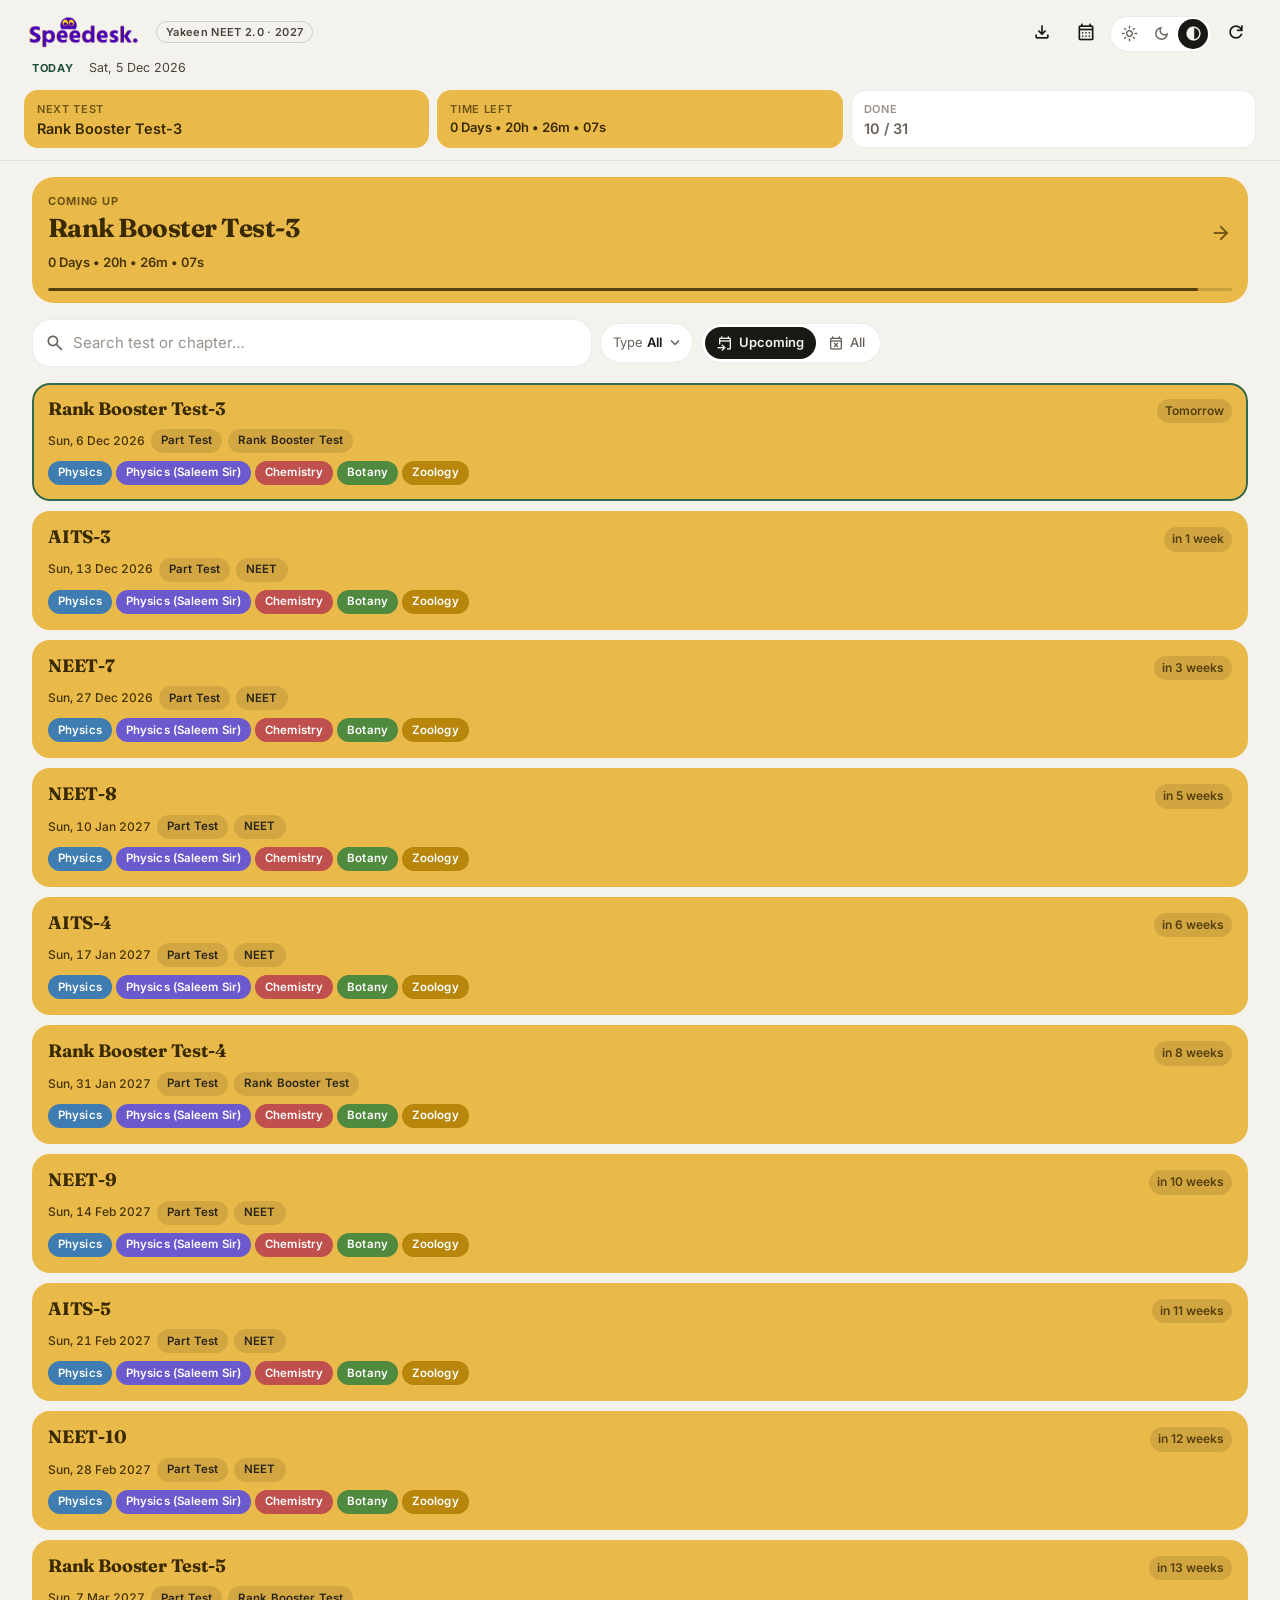
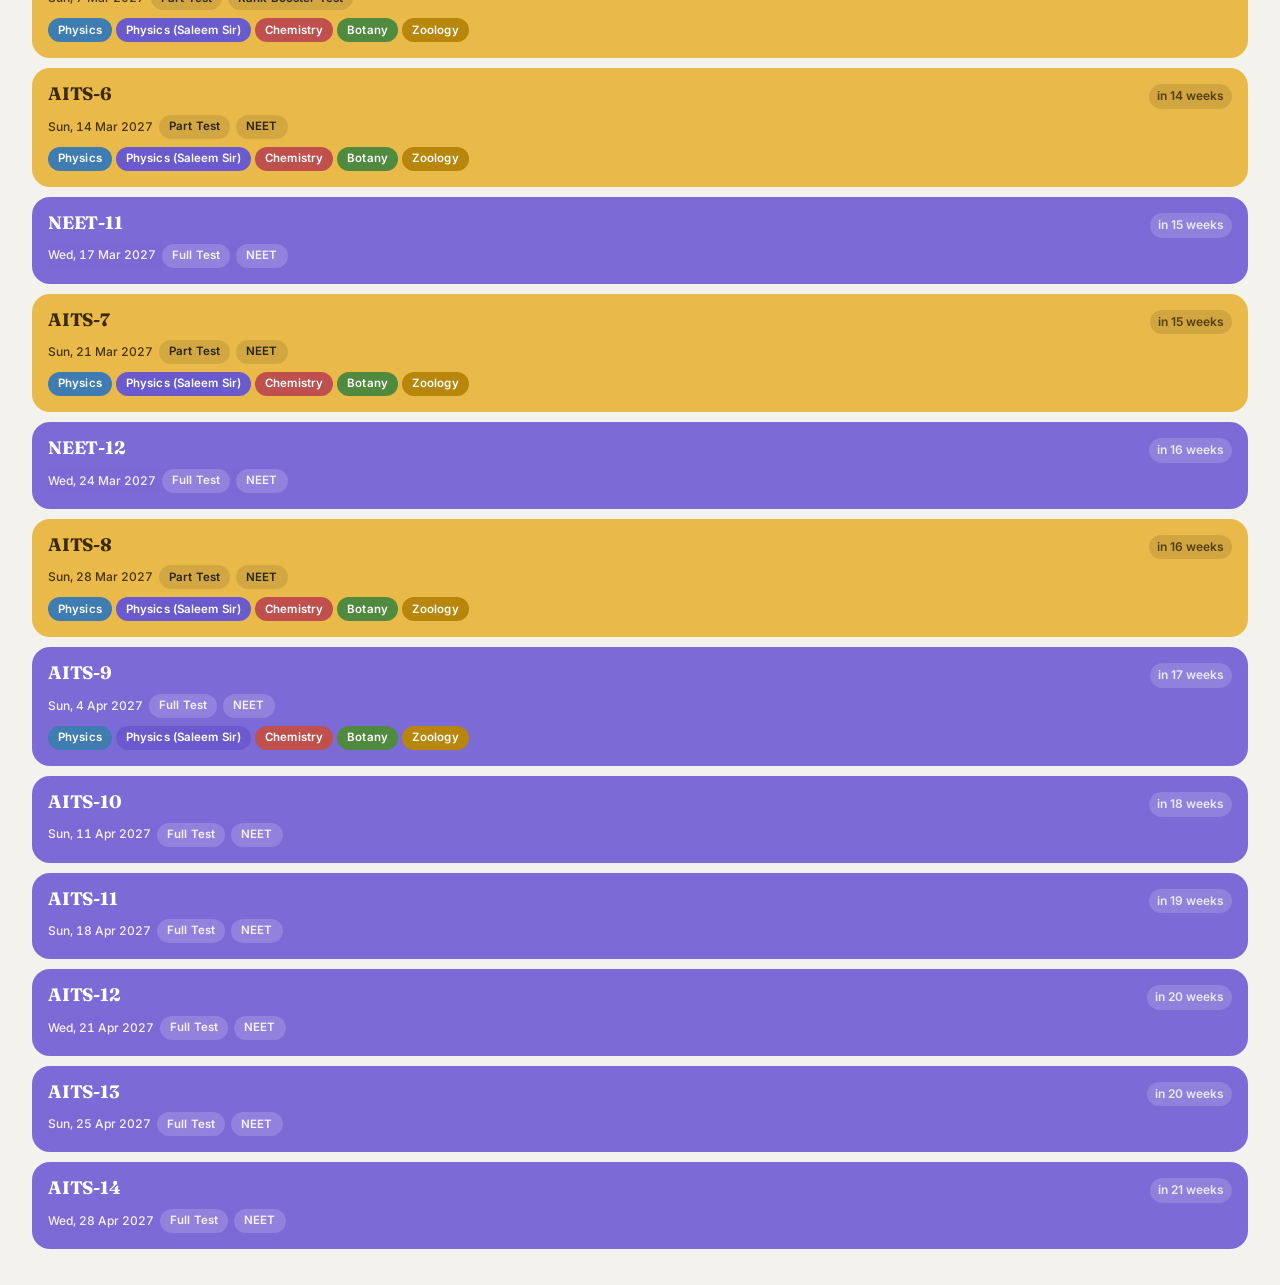
<file: index.html>
<!DOCTYPE html>
<html lang="en">
<head>
  <meta charset="UTF-8" />
    <meta name="viewport" content="width=device-width, initial-scale=1, maximum-scale=1, user-scalable=no, viewport-fit=cover" />
  <meta name="color-scheme" content="light dark" />
  <meta name="theme-color" content="#F4F2EC" media="(prefers-color-scheme: light)" />
  <meta name="theme-color" content="#101116" media="(prefers-color-scheme: dark)" />
  <title>Speedesk · Test Planner</title>
  <meta name="description" content="Speedesk — a lively, friendly way to find any test or chapter." />

  <!-- Favicon set from realfavicongenerator (paths are app-relative) -->
  <link rel="icon" type="image/png" sizes="96x96" href="./favicon-96x96.png" />
  <link rel="icon" type="image/svg+xml" href="./favicon.svg" />
  <link rel="shortcut icon" href="./favicon.ico" />
  <link rel="apple-touch-icon" sizes="180x180" href="./apple-touch-icon.png" />
  <meta name="apple-mobile-web-app-title" content="Speedesk" />
  <meta name="apple-mobile-web-app-capable" content="yes" />

  <!-- PWA manifest -->
  <link rel="manifest" href="./site.webmanifest" />

  <!-- Theme bootstrap: apply stored theme BEFORE CSS paints, to avoid flash. -->
  <script>
    (function () {
      try {
        var stored = localStorage.getItem("speedesk-theme");
        if (stored === "light" || stored === "dark" || stored === "system") {
          document.documentElement.setAttribute("data-theme", stored);
        } else {
          document.documentElement.setAttribute("data-theme", "system");
        }
      } catch (e) {
        document.documentElement.setAttribute("data-theme", "system");
      }
    })();
  </script>

  <link rel="preconnect" href="https://fonts.googleapis.com" />
  <link rel="preconnect" href="https://fonts.gstatic.com" crossorigin />
  <link
    rel="stylesheet"
    href="https://fonts.googleapis.com/css2?family=Inter:wght@400;500;600;700&family=Fraunces:opsz,wght@9..144,500;9..144,600;9..144,700&family=Material+Symbols+Outlined:opsz,wght,FILL,GRAD@20..48,400,0,0"
  />

   <link rel="stylesheet" href="./css/base.css?v=14" />
  <link rel="stylesheet" href="./css/layout.css?v=14" />
  <link rel="stylesheet" href="./css/components.css?v=14" />
  <link rel="stylesheet" href="./css/app-look.css?v=14" />
  <link rel="stylesheet" href="./css/print.css?v=14" media="print" />
</head>
<body>
  <a class="skip-link" href="#list-region">Skip to test list</a>

  <div class="app-shell" id="app-shell">
    <header class="app-header" role="banner">
      <div class="app-header__top">
        <div class="app-header__brand">
          <div class="app-header__brand-row">
            <img
              class="app-header__logo"
              src="./speedesk-txt-logo.png"
              alt="Speedesk"
              width="140"
              height="36"
              decoding="async"
            />
            <span class="app-header__batch" id="header-batch" aria-label="Batch"></span>
          </div>
          <div class="app-header__meta" id="header-date" aria-live="polite">
            <span class="app-header__day-pill">Today</span>
            <span class="app-header__date-text">Sun, 25 Oct 2026</span>
          </div>
        </div>
        <div class="app-header__actions">
          <a
            class="icon-button"
            href="./install.html"
            id="install-link"
            aria-label="Install Speedesk"
            title="Install"
            hidden
          >
            <span class="material-symbols-outlined" aria-hidden="true">download</span>
          </a>
          <a
            class="icon-button"
            href="./calendar.html"
            aria-label="Open calendar view"
            title="Calendar"
          >
            <span class="material-symbols-outlined" aria-hidden="true">calendar_month</span>
          </a>
          <div class="theme-switcher" role="group" aria-label="Theme">
            <button
              type="button"
              class="theme-switcher__btn"
              data-theme-choice="light"
              aria-label="Light theme"
              title="Light"
            >
              <span class="material-symbols-outlined" aria-hidden="true">light_mode</span>
            </button>
            <button
              type="button"
              class="theme-switcher__btn"
              data-theme-choice="dark"
              aria-label="Dark theme"
              title="Dark"
            >
              <span class="material-symbols-outlined" aria-hidden="true">dark_mode</span>
            </button>
            <button
              type="button"
              class="theme-switcher__btn"
              data-theme-choice="system"
              aria-label="System theme"
              title="System"
            >
              <span class="material-symbols-outlined" aria-hidden="true">contrast</span>
            </button>
          </div>
          <button
            type="button"
            class="icon-button"
            id="refresh-btn"
            aria-label="Refresh test list"
            title="Refresh"
          >
            <span class="material-symbols-outlined" aria-hidden="true">refresh</span>
          </button>
        </div>
      </div>

      <div class="stat-row" id="stat-row">
        <div class="stat-tile" id="stat-next">
          <span class="stat-tile__label">Next test</span>
          <span class="stat-tile__value" id="stat-next-value">—</span>
        </div>
        <div class="stat-tile" id="stat-time">
          <span class="stat-tile__label">Time left</span>
          <span class="stat-tile__value" id="stat-time-value">—</span>
        </div>
        <div class="stat-tile" id="stat-done">
          <span class="stat-tile__label">Done</span>
          <span class="stat-tile__value" id="stat-done-value">— / —</span>
        </div>
      </div>
    </header>

    <main class="app-main">
      <section class="hero-wrap">
        <button
          type="button"
          class="hero-tile"
          id="hero-tile"
          hidden
          aria-label="Open next test"
        >
          <div class="hero-tile__content">
            <span class="hero-tile__eyebrow">
              <span id="hero-eyebrow-label">Coming up</span>
              <span class="hero-tile__eyebrow-extra" id="hero-done-extra" hidden></span>
            </span>
            <span class="hero-tile__name" id="hero-name"></span>
            <span class="hero-tile__countdown" id="hero-countdown"></span>
          </div>
          <span class="material-symbols-outlined hero-tile__arrow" aria-hidden="true">arrow_forward</span>
          <div class="hero-tile__bar"><div class="hero-tile__bar-fill" id="hero-bar-fill"></div></div>
        </button>
      </section>

      <section class="controls">
        <div class="search" role="search">
          <span class="material-symbols-outlined search__icon" aria-hidden="true">search</span>
          <input
            type="search"
            id="search-input"
            class="search__input"
            placeholder="Search test or chapter…"
            autocomplete="off"
            autocapitalize="none"
            spellcheck="false"
            aria-label="Search test or chapter"
          />
          <button
            type="button"
            class="search__clear"
            id="search-clear"
            aria-label="Clear search"
            hidden
          >
            <span class="material-symbols-outlined" aria-hidden="true">close</span>
          </button>
        </div>

        <div class="filter-row">
          <button
            type="button"
            class="filter-trigger"
            id="type-trigger"
            aria-haspopup="listbox"
            aria-expanded="false"
            aria-controls="type-menu"
          >
            <span class="filter-trigger__label">Type</span>
            <span class="filter-trigger__value" id="type-value">All</span>
            <span class="material-symbols-outlined" aria-hidden="true">expand_more</span>
          </button>
          <ul
            class="menu"
            id="type-menu"
            role="listbox"
            aria-label="Filter by test type"
            tabindex="-1"
            hidden
          ></ul>

          <div class="segmented" role="tablist" aria-label="Time scope">
            <button
              type="button"
              class="segmented__btn is-active"
              id="scope-upcoming"
              role="tab"
              aria-selected="true"
              data-scope="upcoming"
            >
              <span class="material-symbols-outlined" aria-hidden="true">event_upcoming</span>
              <span>Upcoming</span>
            </button>
            <button
              type="button"
              class="segmented__btn"
              id="scope-all"
              role="tab"
              aria-selected="false"
              data-scope="all"
            >
              <span class="material-symbols-outlined" aria-hidden="true">event_busy</span>
              <span>All</span>
            </button>
          </div>
        </div>
      </section>

      <div class="split" id="split">
        <section
          class="list-pane"
          id="list-region"
          aria-label="Tests"
        >
          <div class="list" id="list" role="list"></div>
          <div class="empty" id="empty-state" hidden>
            <p class="empty__text" id="empty-text">No tests match.</p>
            <button type="button" class="btn btn--ghost" id="empty-clear">
              Clear filters
            </button>
          </div>
          <div class="skeleton-list" id="skeleton" hidden>
            <div class="skeleton-row"></div>
            <div class="skeleton-row"></div>
            <div class="skeleton-row"></div>
            <div class="skeleton-row"></div>
            <div class="skeleton-row"></div>
          </div>
        </section>

        <aside
          class="detail-pane"
          id="detail-pane"
          aria-label="Test details"
          hidden
        >
          <div class="detail" id="detail"></div>
        </aside>
      </div>
    </main>
  </div>

  <div class="drawer-scrim" id="drawer-scrim" hidden></div>
  <div
    class="drawer"
    id="drawer"
    role="dialog"
    aria-modal="true"
    aria-labelledby="drawer-title"
    tabindex="-1"
    hidden
  >
    <div class="drawer__header">
      <button
        type="button"
        class="icon-button"
        id="drawer-close"
        aria-label="Close details"
      >
        <span class="material-symbols-outlined" aria-hidden="true">arrow_back</span>
      </button>
      <h2 class="drawer__title" id="drawer-title"></h2>
      <button
        type="button"
        class="icon-button drawer__share"
        id="drawer-share"
        aria-label="Copy link to this test"
        title="Copy link"
      >
        <span class="material-symbols-outlined" aria-hidden="true">share</span>
      </button>
      <button
        type="button"
        class="icon-button drawer__calendar"
        id="drawer-calendar"
        aria-label="Add reminder to calendar"
        title="Add reminder"
      >
        <span class="material-symbols-outlined" aria-hidden="true">calendar_add_on</span>
      </button>
      <button
        type="button"
        class="icon-button drawer__print"
        id="drawer-print"
        aria-label="Print this test"
        title="Print"
      >
        <span class="material-symbols-outlined" aria-hidden="true">print</span>
      </button>
    </div>
    <div class="drawer__body" id="drawer-body"></div>
  </div>

  <div class="reminder-scrim" id="reminder-scrim" hidden></div>
  <div
    class="reminder-modal"
    id="reminder-modal"
    role="dialog"
    aria-modal="true"
    aria-labelledby="reminder-title"
    hidden
  >
    <div class="reminder-modal__header">
      <h2 class="reminder-modal__title" id="reminder-title">Add reminder</h2>
      <button
        type="button"
        class="icon-button"
        id="reminder-cancel-x"
        aria-label="Close reminder dialog"
      >
        <span class="material-symbols-outlined" aria-hidden="true">close</span>
      </button>
    </div>
    <div class="reminder-modal__body">
      <div class="reminder-row">
        <span class="reminder-label">Test</span>
        <div class="reminder-readonly" id="reminder-test-line"></div>
      </div>
      <div class="reminder-row">
        <span class="reminder-label">When</span>
        <div class="reminder-offsets" id="reminder-offsets"></div>
      </div>
      <div class="reminder-row">
        <span class="reminder-label">Note (optional)</span>
        <div class="reminder-note-wrap">
          <textarea
            id="reminder-note"
            class="reminder-note"
            rows="3"
            maxlength="200"
            placeholder="e.g. bring formula sheet, revise chapter 5 again"
          ></textarea>
          <span class="reminder-counter" id="reminder-counter">0 / 200</span>
        </div>
      </div>
    </div>
    <div class="reminder-modal__footer">
      <button type="button" class="btn btn--ghost" id="reminder-cancel">Cancel</button>
      <button type="button" class="btn btn--primary" id="reminder-confirm">
        Download .ics
      </button>
    </div>
  </div>

  <div class="snackbar" id="snackbar" role="status" aria-live="polite" hidden>
    <span class="snackbar__text" id="snackbar-text"></span>
    <button type="button" class="snackbar__action" id="snackbar-action" hidden></button>
  </div>

    <script src="./js/config.js?v=14" defer></script>
  <script src="./js/app-look.js?v=14" defer></script>
<script src="./js/utils.js?v=14" defer></script>
<script src="./js/time.js?v=14" defer></script>
<script src="./js/data.js?v=14" defer></script>
<script src="./js/filters.js?v=14" defer></script>
<script src="./js/qr.js?v=14" defer></script>
<script src="./js/render.js?v=14" defer></script>
<script src="./js/interactions.js?v=14" defer></script>
<script src="./js/calendar.js?v=14" defer></script>
<script src="./js/reminder-modal.js?v=14" defer></script>
  <script src="./js/main.js?v=14" defer></script>
  <script>
    // Show the install icon only if the app isn't already installed.
    (function () {
      var link = document.getElementById("install-link");
      if (!link) return;
      var standalone =
        window.matchMedia("(display-mode: standalone)").matches ||
        window.navigator.standalone === true;
      if (!standalone) link.hidden = false;
    })();
  </script>
</body>
</html>
</file>
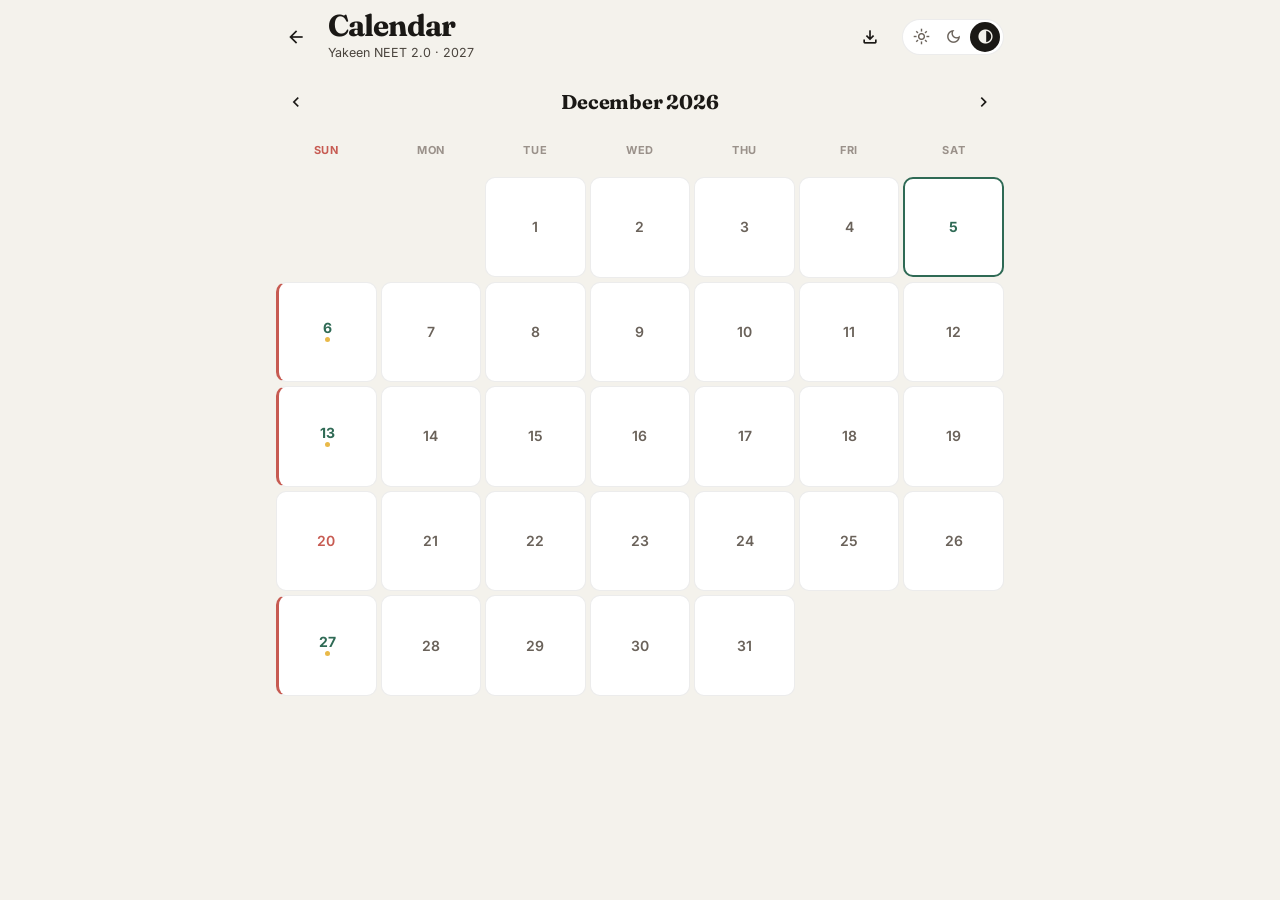
<file: calendar.html>
<!DOCTYPE html>
<html lang="en">
<head>
  <meta charset="UTF-8" />
    <meta name="viewport" content="width=device-width, initial-scale=1, maximum-scale=1, user-scalable=no, viewport-fit=cover" />
  <meta name="color-scheme" content="light dark" />
  <meta name="theme-color" content="#F4F2EC" media="(prefers-color-scheme: light)" />
  <meta name="theme-color" content="#101116" media="(prefers-color-scheme: dark)" />
  <title>Calendar · Speedesk</title>
  <meta name="description" content="Speedesk — test calendar for Yakeen NEET 2.0 2027." />

  <script>
    (function () {
      try {
        var stored = localStorage.getItem("speedesk-theme");
        if (stored === "light" || stored === "dark" || stored === "system") {
          document.documentElement.setAttribute("data-theme", stored);
        } else {
          document.documentElement.setAttribute("data-theme", "system");
        }
      } catch (e) {
        document.documentElement.setAttribute("data-theme", "system");
      }
    })();
  </script>

  <link rel="preconnect" href="https://fonts.googleapis.com" />
  <link rel="preconnect" href="https://fonts.gstatic.com" crossorigin />
  <link
    rel="stylesheet"
    href="https://fonts.googleapis.com/css2?family=Inter:wght@400;500;600;700&family=Fraunces:opsz,wght@9..144,500;9..144,600;9..144,700&family=Material+Symbols+Outlined:opsz,wght,FILL,GRAD@20..48,400,0,0"
  />

  <link rel="stylesheet" href="./css/base.css" />
  <link rel="stylesheet" href="./css/layout.css" />
  <link rel="stylesheet" href="./css/components.css" />
  <link rel="stylesheet" href="./css/app-look.css" />
  <link rel="stylesheet" href="./css/calendar.css" />
</head>
<body>
  <div class="cal-shell">
    <header class="cal-header">
      <a class="icon-button" href="./" aria-label="Back to tests" title="Back">
        <span class="material-symbols-outlined" aria-hidden="true">arrow_back</span>
      </a>
      <div class="cal-header__titles">
        <h1 class="app-header__title">Calendar</h1>
        <p class="app-header__meta" id="cal-subtitle">Yakeen NEET 2.0 · 2027</p>
      </div>
      <a
        class="icon-button"
        href="./install.html"
        aria-label="Install Speedesk"
        title="Install"
        hidden
        id="install-link"
      >
        <span class="material-symbols-outlined" aria-hidden="true">download</span>
      </a>
      <div class="theme-switcher" role="group" aria-label="Theme">
        <button type="button" class="theme-switcher__btn" data-theme-choice="light" aria-label="Light theme" title="Light">
          <span class="material-symbols-outlined" aria-hidden="true">light_mode</span>
        </button>
        <button type="button" class="theme-switcher__btn" data-theme-choice="dark" aria-label="Dark theme" title="Dark">
          <span class="material-symbols-outlined" aria-hidden="true">dark_mode</span>
        </button>
        <button type="button" class="theme-switcher__btn" data-theme-choice="system" aria-label="System theme" title="System">
          <span class="material-symbols-outlined" aria-hidden="true">contrast</span>
        </button>
      </div>
    </header>

    <main class="cal-main">
      <div class="cal-controls">
        <button type="button" class="icon-button" id="cal-prev" aria-label="Previous month">
          <span class="material-symbols-outlined" aria-hidden="true">chevron_left</span>
        </button>
        <h2 class="cal-month" id="cal-month">Month Year</h2>
        <button type="button" class="icon-button" id="cal-next" aria-label="Next month">
          <span class="material-symbols-outlined" aria-hidden="true">chevron_right</span>
        </button>
      </div>

      <div class="cal-weekdays" aria-hidden="true">
        <span>Sun</span><span>Mon</span><span>Tue</span><span>Wed</span><span>Thu</span><span>Fri</span><span>Sat</span>
      </div>

      <div class="cal-grid" id="cal-grid" role="grid" aria-label="Test calendar"></div>

      <div class="cal-detail" id="cal-detail" hidden>
        <div class="cal-detail__header">
          <span class="cal-detail__date" id="cal-detail-date"></span>
          <button type="button" class="icon-button" id="cal-detail-close" aria-label="Close">
            <span class="material-symbols-outlined" aria-hidden="true">close</span>
          </button>
        </div>
        <div class="cal-detail__list" id="cal-detail-list"></div>
      </div>
    </main>

    <div class="cal-skeleton" id="cal-skeleton">
      <div class="skeleton-row"></div>
      <div class="skeleton-row"></div>
      <div class="skeleton-row"></div>
    </div>
  </div>

  <div class="cal-hover" id="cal-hover" hidden></div>


    <div class="reminder-scrim" id="reminder-scrim" hidden></div>
  <div
    class="reminder-modal"
    id="reminder-modal"
    role="dialog"
    aria-modal="true"
    aria-labelledby="reminder-title"
    hidden
  >
    <div class="reminder-modal__header">
      <h2 class="reminder-modal__title" id="reminder-title">Add reminder</h2>
      <button
        type="button"
        class="icon-button"
        id="reminder-cancel-x"
        aria-label="Close reminder dialog"
      >
        <span class="material-symbols-outlined" aria-hidden="true">close</span>
      </button>
    </div>
    <div class="reminder-modal__body">
      <div class="reminder-row">
        <span class="reminder-label">Test</span>
        <div class="reminder-readonly" id="reminder-test-line"></div>
      </div>
      <div class="reminder-row">
        <span class="reminder-label">When</span>
        <div class="reminder-offsets" id="reminder-offsets"></div>
      </div>
      <div class="reminder-row">
        <span class="reminder-label">Note (optional)</span>
        <div class="reminder-note-wrap">
          <textarea
            id="reminder-note"
            class="reminder-note"
            rows="3"
            maxlength="200"
            placeholder="e.g. bring formula sheet, revise chapter 5 again"
          ></textarea>
          <span class="reminder-counter" id="reminder-counter">0 / 200</span>
        </div>
      </div>
    </div>
    <div class="reminder-modal__footer">
      <button type="button" class="btn btn--ghost" id="reminder-cancel">Cancel</button>
      <button type="button" class="btn btn--primary" id="reminder-confirm">
        Download .ics
      </button>
    </div>
  </div>

  <div class="snackbar" id="snackbar" role="status" aria-live="polite" hidden>
    <span class="snackbar__text" id="snackbar-text"></span>
    <button type="button" class="snackbar__action" id="snackbar-action" hidden></button>
  </div>

  <script src="./js/config.js" defer></script>
  <script src="./js/app-look.js" defer></script>
<script src="./js/utils.js" defer></script>
<script src="./js/time.js" defer></script>
<script src="./js/data.js" defer></script>
<script src="./js/calendar.js" defer></script>
<script src="./js/reminder-modal.js" defer></script>
<script src="./js/calendar-page.js" defer></script>
    <script>
    (function () {
      var link = document.getElementById("install-link");
      if (!link) return;
      var standalone =
        window.matchMedia("(display-mode: standalone)").matches ||
        window.navigator.standalone === true;
      if (!standalone) link.hidden = false;
    })();
  </script>
</body>
</html>
</file>
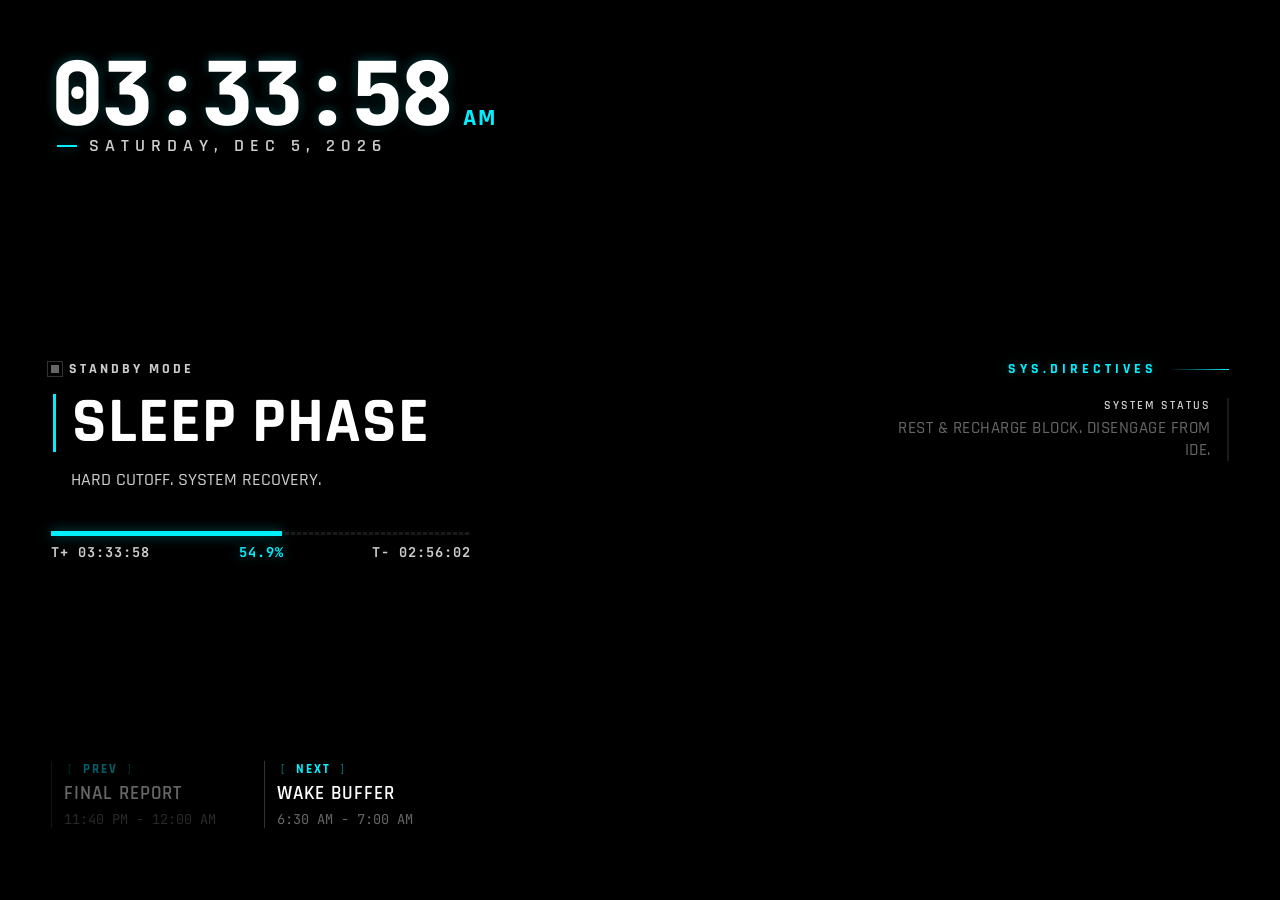
<file: gvsdailytime-wallpaper.html>
<!DOCTYPE html>
<html lang="en">
<head>
    <meta charset="UTF-8">
    <meta name="viewport" content="width=device-width, initial-scale=1, maximum-scale=1, user-scalable=no, viewport-fit=cover" />
    <title>GVS Sci-Fi HUD Wallpaper</title>
    <link rel="preconnect" href="https://fonts.googleapis.com">
    <link rel="preconnect" href="https://fonts.gstatic.com" crossorigin>
    <!-- Upgraded Fonts: Rajdhani for the technical HUD look, JetBrains Mono for data -->
    <link href="https://fonts.googleapis.com/css2?family=JetBrains+Mono:wght@400;700;800&family=Rajdhani:wght@500;600;700&display=swap" rel="stylesheet">
     <!-- Favicon set from realfavicongenerator (paths are app-relative) -->
  <link rel="icon" type="image/png" sizes="96x96" href="./favicon-96x96.png" />
  <link rel="icon" type="image/svg+xml" href="./favicon.svg" />
  <link rel="shortcut icon" href="./favicon.ico" />
  <link rel="apple-touch-icon" sizes="180x180" href="./apple-touch-icon.png" />
  <meta name="apple-mobile-web-app-title" content="Speedesk" />
  <meta name="apple-mobile-web-app-capable" content="yes" />

  <!-- PWA manifest -->
  <link rel="manifest" href="./site.webmanifest" />
   <link rel="stylesheet" href="./css/app-look.css?v=14" />
    
    <style>
        :root {
            /* HUD Colors tailored for Spider-Verse neon aesthetic */
            --text-primary: #ffffff;
            --text-secondary: rgba(255, 255, 255, 0.8);
            --text-muted: rgba(255, 255, 255, 0.4);
            
            --hud-cyan: #00f0ff;
            --hud-cyan-dim: rgba(0, 240, 255, 0.2);
            --hud-magenta: #ff0055;
            --hud-green: #00ff88;
            
            --font-hud: 'Rajdhani', sans-serif;
            --font-data: 'JetBrains Mono', monospace;
            
            /* Layered shadows for projection effect (dark drop shadow + colored glow) */
            --glow-cyan: 0 0 12px rgba(0, 240, 255, 0.4);
            --glow-magenta: 0 0 12px rgba(255, 0, 85, 0.4);
            --shadow-text: 0 2px 4px rgba(0, 0, 0, 0.8), 0 4px 12px rgba(0, 0, 0, 0.5);
            --shadow-heavy: 0 4px 8px rgba(0, 0, 0, 0.9), 0 8px 24px rgba(0, 0, 0, 0.6);
            
            --transition-smooth: 0.3s cubic-bezier(0.4, 0, 0.2, 1);
        }

        * {
            box-sizing: border-box;
            margin: 0;
            padding: 0;
        }

        body {
            background-color: #000;
            color: var(--text-primary);
            font-family: var(--font-hud);
            height: 100vh;
            width: 100vw;
            overflow: hidden;
            -webkit-font-smoothing: antialiased;
            text-transform: uppercase; /* HUDs are predominantly uppercase */
        }

        .video-bg {
            position: absolute;
            top: 0;
            left: 0;
            width: 100%;
            height: 100%;
            object-fit: cover;
            z-index: 0;
        }

        /* 
         * HUD DECORATIONS (Sci-Fi Accents)
         */
        .tech-bracket {
            color: var(--hud-cyan);
            opacity: 0.7;
            font-weight: 400;
            margin: 0 4px;
        }

        .tech-line {
            display: inline-block;
            height: 1px;
            background: linear-gradient(90deg, var(--hud-cyan), transparent);
            width: 40px;
            vertical-align: middle;
            margin-right: 8px;
            opacity: 0.6;
        }

        /* TOP LEFT: Time & Date */
        .hud-top-left {
            position: absolute;
            top: 6vh;
            left: 4vw;
            z-index: 10;
            display: flex;
            flex-direction: column;
            gap: 2px;
        }

        .time-display {
            font-family: var(--font-data);
            font-size: 5.5rem;
            font-weight: 800;
            letter-spacing: -3px;
            line-height: 0.9;
            text-shadow: var(--shadow-heavy), var(--glow-cyan);
            display: flex;
            align-items: baseline;
            gap: 12px;
        }

        .time-meridian {
            font-family: var(--font-hud);
            font-size: 1.5rem;
            font-weight: 700;
            color: var(--hud-cyan);
            letter-spacing: 2px;
            text-shadow: var(--shadow-text);
        }

        .date-display {
            font-size: 1.1rem;
            font-weight: 600;
            letter-spacing: 6px;
            color: var(--text-secondary);
            text-shadow: var(--shadow-text);
            padding-left: 6px;
            display: flex;
            align-items: center;
        }

        .date-display::before {
            content: '';
            display: inline-block;
            width: 20px;
            height: 2px;
            background: var(--hud-cyan);
            margin-right: 12px;
            box-shadow: var(--glow-cyan);
        }

        /* MID LEFT: Current Session & Progress */
        .hud-mid-left {
            position: absolute;
            top: 40vh;
            left: 4vw;
            z-index: 10;
            width: 420px;
            display: flex;
            flex-direction: column;
            gap: 16px;
        }

        .status-indicator {
            display: flex;
            align-items: center;
            gap: 10px;
            font-size: 0.9rem;
            font-weight: 700;
            letter-spacing: 3px;
            text-shadow: var(--shadow-text);
        }

        .dot {
            width: 8px;
            height: 8px;
            transition: var(--transition-smooth);
            position: relative;
        }
        
        /* Sci-fi targeting box around the dot */
        .dot::before {
            content: '';
            position: absolute;
            top: -4px; left: -4px; right: -4px; bottom: -4px;
            border: 1px solid currentColor;
            opacity: 0.5;
        }

        .dot.danger { color: var(--hud-magenta); background-color: var(--hud-magenta); box-shadow: var(--glow-magenta); }
        .dot.neutral { color: var(--text-muted); background-color: var(--text-muted); }

        .session-title {
            font-size: 4rem;
            font-weight: 700;
            line-height: 0.9;
            letter-spacing: 1px;
            text-shadow: var(--shadow-heavy);
            border-left: 3px solid var(--hud-cyan);
            padding-left: 16px;
            margin-left: 2px;
        }

        .session-focus {
            font-size: 1.1rem;
            font-weight: 500;
            color: var(--text-secondary);
            line-height: 1.4;
            text-shadow: var(--shadow-text);
            margin-bottom: 24px;
            padding-left: 20px;
        }

        .progress-module {
            display: flex;
            flex-direction: column;
            gap: 8px;
        }

        .progress-track {
            width: 100%;
            height: 3px;
            background: rgba(255, 255, 255, 0.1);
            position: relative;
            box-shadow: var(--shadow-text);
            /* Segments effect */
            background-image: repeating-linear-gradient(90deg, transparent, transparent 4px, rgba(0,0,0,0.8) 4px, rgba(0,0,0,0.8) 6px);
            z-index: 1;
        }

        .progress-fill {
            position: absolute;
            top: -1px;
            left: 0;
            height: 5px;
            background: var(--hud-cyan);
            width: 0%;
            transition: width 1s linear;
            box-shadow: var(--glow-cyan);
            z-index: 0;
        }

        .progress-metrics {
            display: flex;
            justify-content: space-between;
            font-family: var(--font-data);
            font-size: 0.85rem;
            font-weight: 700;
            color: var(--text-secondary);
            text-shadow: var(--shadow-text);
            letter-spacing: 1px;
        }

        .metric-highlight {
            color: var(--hud-cyan);
            text-shadow: var(--glow-cyan), var(--shadow-text);
        }

        /* BOTTOM LEFT: Next / Prev Context */
        .hud-bottom-left {
            position: absolute;
            bottom: 8vh;
            left: 4vw;
            z-index: 10;
            display: flex;
            gap: 48px;
        }

        .context-item {
            display: flex;
            flex-direction: column;
            gap: 4px;
            position: relative;
            padding-left: 12px;
            border-left: 1px solid rgba(255,255,255,0.2);
        }

        .context-item.prev {
            opacity: 0.4;
        }

        .context-label {
            font-size: 0.8rem;
            font-weight: 700;
            letter-spacing: 2px;
            color: var(--hud-cyan);
            text-shadow: var(--shadow-text);
        }

        .context-title {
            font-size: 1.2rem;
            font-weight: 600;
            letter-spacing: 1px;
            text-shadow: var(--shadow-text);
        }

        .context-time {
            font-family: var(--font-data);
            font-size: 0.85rem;
            color: var(--text-muted);
            text-shadow: var(--shadow-text);
        }

        /* MID RIGHT: Directives & Rules */
        .hud-mid-right {
            position: absolute;
            top: 40vh;
            right: 4vw;
            z-index: 10;
            width: 360px;
            display: flex;
            flex-direction: column;
            gap: 20px;
        }

        .rules-header {
            font-size: 0.85rem;
            font-weight: 700;
            letter-spacing: 4px;
            color: var(--hud-cyan);
            text-shadow: var(--shadow-text), var(--glow-cyan);
            display: flex;
            align-items: center;
            justify-content: flex-end;
        }

        .rules-header::after {
            content: '';
            display: inline-block;
            height: 1px;
            background: linear-gradient(270deg, var(--hud-cyan), transparent);
            width: 60px;
            margin-left: 12px;
        }

        .rules-container {
            display: flex;
            flex-direction: column;
            gap: 16px;
        }

        .rule-row {
            display: flex;
            flex-direction: column;
            gap: 4px;
            text-align: right;
            text-shadow: var(--shadow-text);
            position: relative;
            padding-right: 16px;
            border-right: 2px solid rgba(255,255,255,0.1);
        }

        .rule-label {
            color: var(--text-secondary);
            font-weight: 600;
            font-size: 0.75rem;
            letter-spacing: 2px;
        }

        .rule-value {
            font-size: 1.05rem;
            font-weight: 500;
            letter-spacing: 0.5px;
        }

        .value-danger { color: var(--hud-magenta); text-shadow: var(--glow-magenta), var(--shadow-text); border-right-color: var(--hud-magenta); }
        .value-success { color: var(--hud-green); text-shadow: 0 0 12px rgba(0, 255, 136, 0.4), var(--shadow-text); border-right-color: var(--hud-green); }
    </style>
</head>
<body>

    <!-- VIDEO BACKGROUND -->
    <video class="video-bg" autoplay loop muted playsinline>
        <source src="./spiderman.mp4" type="video/mp4">
    </video>

    <!-- TOP LEFT -->
    <div class="hud-top-left">
        <div class="time-display">
            <span id="live-time-nums">00:00:00</span>
            <span class="time-meridian" id="live-time-meridian">AM</span>
        </div>
        <div class="date-display" id="live-date">Loading...</div>
    </div>

    <!-- MID LEFT -->
    <div class="hud-mid-left">
        <div class="status-indicator" id="system-status">
            <span class="dot neutral" id="status-dot"></span>
            <span id="status-text">SYSTEM STANDBY</span>
        </div>
        <h1 class="session-title" id="current-title">--</h1>
        <h2 class="session-focus" id="current-focus">--</h2>

        <div class="progress-module">
            <div class="progress-track">
                <div class="progress-fill" id="progress-bar"></div>
            </div>
            <div class="progress-metrics">
                <span id="time-elapsed">T+ 00:00:00</span>
                <span class="metric-highlight" id="progress-percent">0.0%</span>
                <span id="time-left">T- 00:00:00</span>
            </div>
        </div>
    </div>

    <!-- BOTTOM LEFT -->
    <div class="hud-bottom-left">
        <div class="context-item prev">
            <span class="context-label"><span class="tech-bracket">[</span> PREV <span class="tech-bracket">]</span></span>
            <span class="context-title" id="prev-title">--</span>
            <span class="context-time" id="prev-time">--:--</span>
        </div>
        <div class="context-item">
            <span class="context-label"><span class="tech-bracket">[</span> NEXT <span class="tech-bracket">]</span></span>
            <span class="context-title" id="next-title">--</span>
            <span class="context-time" id="next-time">--:--</span>
        </div>
    </div>

    <!-- MID RIGHT -->
    <div class="hud-mid-right">
        <div class="rules-header">SYS.DIRECTIVES</div>
        <div class="rules-container" id="rules-container">
            <!-- Injected via JS -->
        </div>
    </div>

    <!-- LOGIC -->
    <script>
        const scheduleData = [
            { id: 1, start: '00:00', end: '06:30', title: 'Sleep Phase', focus: 'Hard cutoff. System recovery.', type: 'rest' },
            { id: 2, start: '06:30', end: '07:00', title: 'Wake Buffer', focus: 'Wake up, hydrate, prep for clock-in.', type: 'rest' },
            { id: 3, start: '07:00', end: '07:15', title: 'Reporting Time', focus: 'Clock in. Desk presence mandatory.', type: 'work' },
            { id: 4, start: '07:15', end: '07:30', title: 'Review & Plan', focus: 'Define 3 non-negotiable tasks on paper.', type: 'work' },
            { id: 5, start: '07:30', end: '09:00', title: 'Work Session 1', focus: 'Cold start dev. Clear easy blockers.', type: 'work' },
            { id: 6, start: '09:00', end: '10:00', title: 'Morning Routine', focus: 'Breakfast, bath. Screen detachment.', type: 'rest' },
            { id: 7, start: '10:00', end: '13:00', title: 'Work Session 2', focus: 'Core deep work. Infra lifting.', type: 'work' },
            { id: 8, start: '13:00', end: '13:45', title: 'Lunch Break', focus: 'Screen break. Nutrition/hydration.', type: 'rest' },
            { id: 9, start: '13:45', end: '15:45', title: 'Nap Session', focus: 'System recharge. No screens.', type: 'rest' },
            { id: 10, start: '15:45', end: '16:15', title: 'Transition', focus: 'Workspace reset for study mode.', type: 'rest' },
            { id: 11, start: '16:15', end: '18:15', title: 'Study Session', focus: 'CUET UG prep. Zero GVS dev allowed.', type: 'work' },
            { id: 12, start: '18:15', end: '18:30', title: 'Transition', focus: 'Mental switch back to GVS.', type: 'rest' },
            { id: 13, start: '18:30', end: '20:30', title: 'Work Session 3', focus: 'Evening dev. Fixes & polish.', type: 'work' },
            { id: 14, start: '20:30', end: '21:15', title: 'Dinner Break', focus: 'Screen break.', type: 'rest' },
            { id: 15, start: '21:15', end: '23:40', title: 'Work Session 4', focus: 'Late shift. Wind down at 23:30.', type: 'work' },
            { id: 16, start: '23:40', end: '24:00', title: 'Final Report', focus: 'Digitize logs, push commits, update GAP.', type: 'work' }
        ];

        let activeSessionIndex = -1;

        function timeToSeconds(timeStr) {
            const [hours, minutes] = timeStr.split(':').map(Number);
            return (hours * 3600) + (minutes * 60);
        }

        // Output format: 00:00:00 (for JetBrains Mono technical feel)
        function formatTechTime(totalSeconds) {
            const h = Math.floor(totalSeconds / 3600).toString().padStart(2, '0');
            const m = Math.floor((totalSeconds % 3600) / 60).toString().padStart(2, '0');
            const s = Math.floor(totalSeconds % 60).toString().padStart(2, '0');
            return `${h}:${m}:${s}`;
        }

        function formatAMPMDisplay(timeStr) {
            const [h, m] = timeStr.split(':');
            let hour = parseInt(h, 10);
            const ampm = hour >= 12 && hour < 24 ? 'PM' : 'AM';
            hour = hour % 12;
            hour = hour ? hour : 12; 
            return `${hour}:${m} ${ampm}`;
        }

        const parsedSchedule = scheduleData.map((item) => {
            const startSec = timeToSeconds(item.start);
            const endSec = timeToSeconds(item.end === '24:00' ? '23:59:59' : item.end);
            return { ...item, startSec, endSec };
        });

        function updateClockUI(now) {
            const timeString = now.toLocaleTimeString('en-US', { hour12: true, hour: '2-digit', minute: '2-digit', second: '2-digit' });
            const parts = timeString.split(' ');
            
            document.getElementById('live-time-nums').textContent = parts[0];
            document.getElementById('live-time-meridian').textContent = parts[1];
            
            const dateStr = now.toLocaleDateString('en-US', { weekday: 'long', year: 'numeric', month: 'short', day: 'numeric' });
            const dateEl = document.getElementById('live-date');
            if (dateEl.textContent !== dateStr) dateEl.textContent = dateStr;
        }

        function handleSessionChange(currentIndex) {
            const current = parsedSchedule[currentIndex];
            const prev = parsedSchedule[currentIndex - 1] || parsedSchedule[15];
            const next = parsedSchedule[currentIndex + 1] || parsedSchedule[0];

            document.getElementById('current-title').textContent = current.title;
            document.getElementById('current-focus').textContent = current.focus;
            
            document.getElementById('prev-title').textContent = prev.title;
            document.getElementById('prev-time').textContent = `${formatAMPMDisplay(prev.start)} - ${formatAMPMDisplay(prev.end === '24:00' ? '00:00' : prev.end)}`;
            
            document.getElementById('next-title').textContent = next.title;
            document.getElementById('next-time').textContent = `${formatAMPMDisplay(next.start)} - ${formatAMPMDisplay(next.end === '24:00' ? '00:00' : next.end)}`;

            const statusText = document.getElementById('status-text');
            const statusDot = document.getElementById('status-dot');
            const rulesContainer = document.getElementById('rules-container');

            if (current.type === 'work') {
                statusText.textContent = "ACTIVE DIRECTIVE";
                statusText.style.color = "var(--hud-magenta)";
                statusDot.className = "dot danger";
                rulesContainer.innerHTML = `
                    <div class="rule-row value-danger">
                        <span class="rule-label">Prohibited Signal</span>
                        <span class="rule-value">YouTube, Social Media</span>
                    </div>
                    <div class="rule-row value-success">
                        <span class="rule-label">Authorized Bandwidth</span>
                        <span class="rule-value">Ofplay, Spotify, YT Music</span>
                    </div>
                `;
            } else {
                statusText.textContent = "STANDBY MODE";
                statusText.style.color = "var(--text-secondary)";
                statusDot.className = "dot neutral";
                rulesContainer.innerHTML = `
                    <div class="rule-row">
                        <span class="rule-label">System Status</span>
                        <span class="rule-value" style="color: var(--text-muted);">Rest & Recharge block. Disengage from IDE.</span>
                    </div>
                `;
            }
        }

        function tick() {
            const now = new Date();
            updateClockUI(now);

            const currentSeconds = (now.getHours() * 3600) + (now.getMinutes() * 60) + now.getSeconds();
            
            let currentIndex = parsedSchedule.findIndex(item => currentSeconds >= item.startSec && currentSeconds < item.endSec);
            if (currentIndex === -1 && currentSeconds >= 86399) currentIndex = 15;
            if (currentIndex === -1) currentIndex = 0;

            const current = parsedSchedule[currentIndex];

            if (currentIndex !== activeSessionIndex) {
                handleSessionChange(currentIndex);
                activeSessionIndex = currentIndex;
            }

            const totalDuration = current.endSec - current.startSec;
            const elapsed = currentSeconds - current.startSec;
            const left = current.endSec - currentSeconds;
            
            const progressPercent = Math.min(100, Math.max(0, (elapsed / totalDuration) * 100));
            
            document.getElementById('progress-bar').style.width = `${progressPercent}%`;
            document.getElementById('progress-percent').textContent = `${progressPercent.toFixed(1)}%`;
            document.getElementById('time-elapsed').textContent = `T+ ${formatTechTime(elapsed)}`;
            document.getElementById('time-left').textContent = `T- ${formatTechTime(left)}`;
        }

        tick();
        setInterval(tick, 1000);
    </script>
</body>
</html>
</file>
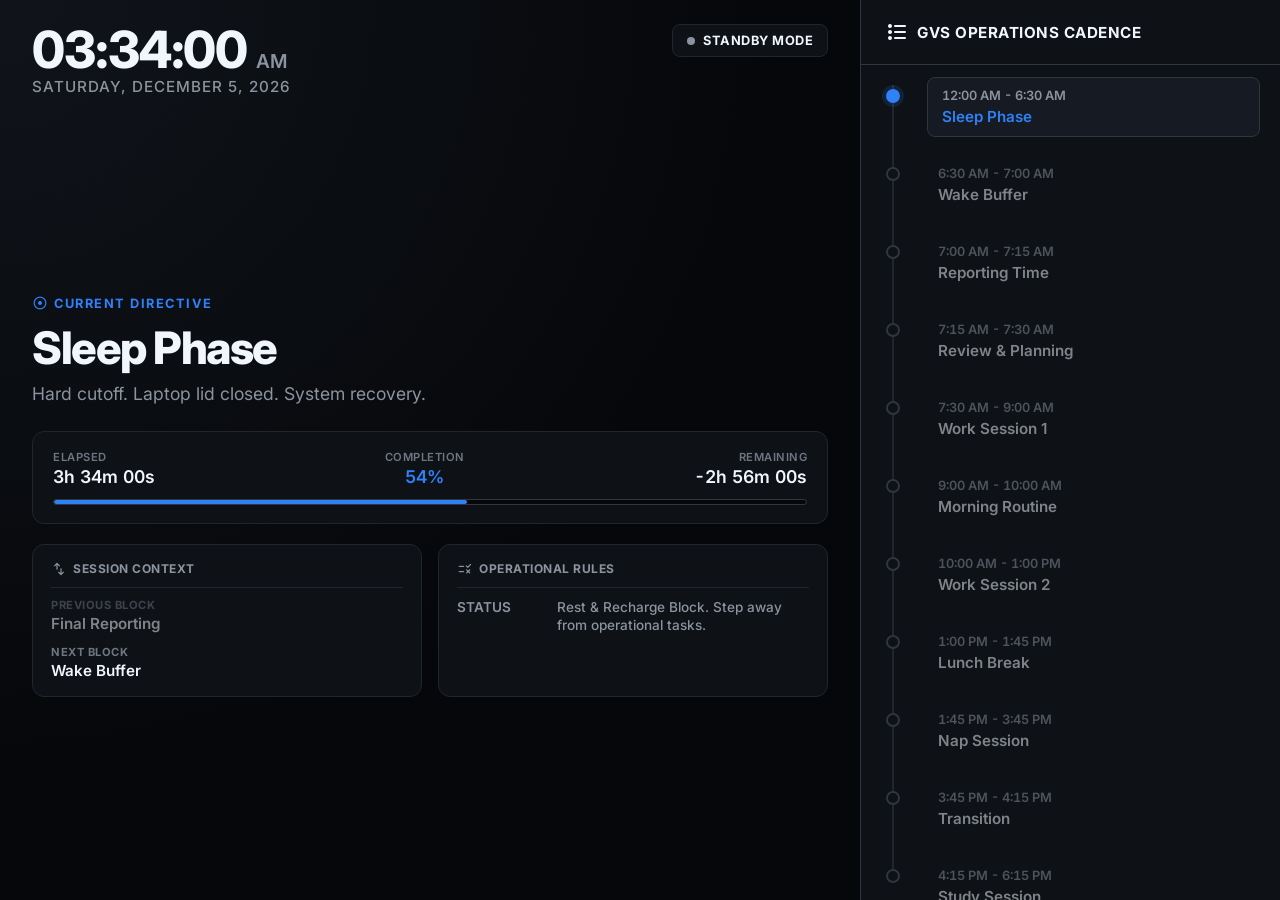
<file: gvsdailytime.html>
<!DOCTYPE html>
<html lang="en">
<head>
    <meta charset="UTF-8">
    <meta name="viewport" content="width=device-width, initial-scale=1.0">
    <title>GVS V1 Operations Dashboard</title>
    <link rel="preconnect" href="https://fonts.googleapis.com">
    <link rel="preconnect" href="https://fonts.gstatic.com" crossorigin>
    <link href="https://fonts.googleapis.com/css2?family=Inter:wght@400;500;600;700;800&display=swap" rel="stylesheet">
    <link rel="stylesheet" href="https://fonts.googleapis.com/css2?family=Material+Symbols+Rounded:opsz,wght,FILL,GRAD@24,500,1,0" />
    <!-- Favicon set from realfavicongenerator (paths are app-relative) -->
  <link rel="icon" type="image/png" sizes="96x96" href="./favicon-96x96.png" />
  <link rel="icon" type="image/svg+xml" href="./favicon.svg" />
  <link rel="shortcut icon" href="./favicon.ico" />
  <link rel="apple-touch-icon" sizes="180x180" href="./apple-touch-icon.png" />
   <link rel="stylesheet" href="./css/app-look.css?v=14" />
   
  <meta name="apple-mobile-web-app-title" content="Speedesk" />
  <meta name="apple-mobile-web-app-capable" content="yes" />

  <!-- PWA manifest -->
  <link rel="manifest" href="./site.webmanifest" />

   <style>
        :root {
            /* Corporate Dark Theme */
            --bg-base: #06070a;
            --bg-surface: #0e1116;
            --bg-surface-elevated: #161a22;
            --bg-surface-hover: #1c212b;
            
            --text-primary: #f0f6fc;
            --text-secondary: #8b949e;
            --text-muted: #6e7681;
            
            --border-subtle: #21262d;
            --border-strong: #30363d;
            
            --accent-brand: #2f81f7;
            --accent-brand-muted: rgba(47, 129, 247, 0.15);
            
            --status-danger: #f85149;
            --status-success: #2ea043;
            --status-neutral: #8b949e;
            
            --font-main: 'Inter', system-ui, sans-serif;
            
            /* Z-Index Scale */
            --z-base: 10;
            --z-sticky: 100;
            --z-overlay: 900;
            --z-modal: 1000;
            
            --transition-fast: 0.15s ease;
            --transition-smooth: 0.3s cubic-bezier(0.4, 0, 0.2, 1);
        }

        * {
            box-sizing: border-box;
            margin: 0;
            padding: 0;
        }

        body {
            background-color: var(--bg-base);
            color: var(--text-primary);
            font-family: var(--font-main);
            height: 100vh;
            width: 100vw;
            overflow: hidden;
            display: grid;
            grid-template-columns: 1fr 420px;
            -webkit-font-smoothing: antialiased;
            background-image: radial-gradient(circle at 0% 0%, #10141a 0%, transparent 50%);
        }

        /* Utilities */
        .icon {
            font-family: 'Material Symbols Rounded';
            font-weight: normal;
            font-style: normal;
            font-size: 24px;
            display: inline-block;
            line-height: 1;
            text-transform: none;
            letter-spacing: normal;
            word-wrap: normal;
            white-space: nowrap;
            direction: ltr;
        }

        .dot {
            width: 8px;
            height: 8px;
            border-radius: 50%;
            display: inline-block;
            flex-shrink: 0;
        }
        .dot.danger { background-color: var(--status-danger); box-shadow: 0 0 8px rgba(248, 81, 73, 0.4); }
        .dot.success { background-color: var(--status-success); box-shadow: 0 0 8px rgba(46, 160, 67, 0.4); }
        .dot.neutral { background-color: var(--status-neutral); }

        /* HERO PANEL */
        .dashboard-hero {
            padding: 28px 40px;
            display: flex;
            flex-direction: column;
            height: 100vh;
            position: relative;
            overflow: hidden;
        }

        /* Header / Clock */
        .header-live {
            display: flex;
            justify-content: space-between;
            align-items: flex-start;
            margin-bottom: 20px;
            flex-shrink: 0;
        }

        .clock-wrapper {
            display: flex;
            flex-direction: column;
            gap: 2px;
        }

        .clock-display {
            font-size: 3.2rem;
            font-weight: 800;
            letter-spacing: -1.5px;
            line-height: 1;
            font-variant-numeric: tabular-nums;
            display: flex;
            align-items: baseline;
            gap: 10px;
        }

        .clock-meridian {
            font-size: 1.2rem;
            font-weight: 600;
            color: var(--text-secondary);
            letter-spacing: 0;
        }

        .date-display {
            color: var(--text-secondary);
            font-size: 0.95rem;
            font-weight: 500;
            text-transform: uppercase;
            letter-spacing: 1px;
        }

        .status-badge {
            display: flex;
            align-items: center;
            gap: 8px;
            background: var(--bg-surface);
            padding: 8px 14px;
            border-radius: 8px;
            border: 1px solid var(--border-subtle);
            font-size: 0.8rem;
            font-weight: 700;
            letter-spacing: 0.5px;
            transition: var(--transition-smooth);
        }

        /* Main Content */
        .main-session-display {
            max-width: 900px;
            width: 100%;
            margin: 0 auto;
            display: flex;
            flex-direction: column;
            justify-content: center;
            flex: 1;
            min-height: 0;
        }

        .session-label {
            color: var(--accent-brand);
            font-weight: 700;
            font-size: 0.8rem;
            text-transform: uppercase;
            letter-spacing: 1.5px;
            margin-bottom: 14px;
            display: flex;
            align-items: center;
            gap: 6px;
            flex-shrink: 0;
        }

        .session-label .icon {
            font-size: 16px;
        }

        .current-session-title {
            font-size: 3.2rem;
            font-weight: 800;
            line-height: 1.05;
            letter-spacing: -1.5px;
            margin-bottom: 10px;
            color: var(--text-primary);
            flex-shrink: 0;
        }

        .current-session-focus {
            font-size: 1.1rem;
            color: var(--text-secondary);
            line-height: 1.4;
            margin-bottom: 24px;
            font-weight: 400;
            max-width: 85%;
            flex-shrink: 0;
        }

        /* Progress Module */
        .progress-module {
            background: var(--bg-surface);
            border: 1px solid var(--border-subtle);
            border-radius: 12px;
            padding: 18px 20px;
            margin-bottom: 20px;
            flex-shrink: 0;
        }

        .progress-metrics {
            display: flex;
            justify-content: space-between;
            align-items: flex-end;
            margin-bottom: 12px;
        }

        .metric-group {
            display: flex;
            flex-direction: column;
            gap: 2px;
        }

        .metric-label {
            font-size: 0.7rem;
            color: var(--text-muted);
            text-transform: uppercase;
            font-weight: 600;
            letter-spacing: 0.5px;
        }

        .metric-value {
            font-size: 1.1rem;
            font-weight: 600;
            color: var(--text-primary);
            font-variant-numeric: tabular-nums;
        }

        .metric-value.highlight {
            color: var(--accent-brand);
        }

        .progress-track {
            height: 6px;
            background: var(--bg-base);
            border-radius: 3px;
            overflow: hidden;
            border: 1px solid var(--border-strong);
            position: relative;
        }

        .progress-fill {
            position: absolute;
            top: 0;
            left: 0;
            height: 100%;
            background: var(--accent-brand);
            width: 0%;
            transition: width 1s linear;
            border-radius: 3px;
        }

        /* Data Grid (Context & Rules) */
        .data-grid {
            display: grid;
            grid-template-columns: 1fr 1fr;
            gap: 16px;
            flex-shrink: 0;
        }

        .info-card {
            background: var(--bg-surface);
            border: 1px solid var(--border-subtle);
            border-radius: 12px;
            padding: 16px 18px;
            display: flex;
            flex-direction: column;
            gap: 10px;
        }

        .info-card-header {
            display: flex;
            align-items: center;
            gap: 6px;
            font-size: 0.75rem;
            color: var(--text-secondary);
            text-transform: uppercase;
            font-weight: 700;
            letter-spacing: 0.5px;
            border-bottom: 1px solid var(--border-subtle);
            padding-bottom: 10px;
        }
        
        .info-card-header .icon {
            font-size: 16px;
        }

        .context-blocks {
            display: flex;
            flex-direction: column;
            gap: 12px;
        }

        .context-item {
            display: flex;
            flex-direction: column;
            gap: 2px;
        }

        .context-item.prev { opacity: 0.5; }

        .context-label {
            font-size: 0.7rem;
            color: var(--text-muted);
            text-transform: uppercase;
            font-weight: 700;
            letter-spacing: 0.5px;
        }

        .context-title {
            font-size: 0.95rem;
            font-weight: 600;
            color: var(--text-primary);
        }

        .rule-list {
            display: flex;
            flex-direction: column;
            gap: 12px;
        }

        .rule-row {
            display: flex;
            align-items: flex-start;
            gap: 10px;
            font-size: 0.85rem;
            line-height: 1.35;
        }

        .rule-row-label {
            color: var(--text-secondary);
            font-weight: 600;
            width: 90px;
            flex-shrink: 0;
        }

        .rule-row-value {
            color: var(--text-primary);
            font-weight: 500;
        }

        /* SIDEBAR / TIMELINE */
        .sidebar-timetable {
            background: var(--bg-surface);
            border-left: 1px solid var(--border-strong);
            display: flex;
            flex-direction: column;
            height: 100vh;
            position: relative;
            z-index: var(--z-base);
        }

        .sidebar-header {
            padding: 20px 24px;
            border-bottom: 1px solid var(--border-strong);
            font-weight: 700;
            font-size: 0.95rem;
            display: flex;
            align-items: center;
            gap: 8px;
            background: var(--bg-surface);
            z-index: var(--z-sticky);
            letter-spacing: 0.5px;
            text-transform: uppercase;
        }

        .schedule-list {
            flex-grow: 1;
            overflow-y: auto;
            padding: 20px 24px;
            display: flex;
            flex-direction: column;
            position: relative;
        }

        /* Custom Scrollbar */
        .schedule-list::-webkit-scrollbar { width: 6px; }
        .schedule-list::-webkit-scrollbar-track { background: transparent; }
        .schedule-list::-webkit-scrollbar-thumb { 
            background: var(--border-strong); 
            border-radius: 4px; 
        }
        .schedule-list::-webkit-scrollbar-thumb:hover { background: var(--text-muted); }

        /* Timeline connecting line */
        .timeline-track {
            position: absolute;
            left: 31px;
            top: 20px;
            bottom: 20px;
            width: 2px;
            background: var(--border-subtle);
            z-index: 1;
        }

        .schedule-item {
            display: grid;
            grid-template-columns: 24px 1fr;
            gap: 14px;
            padding-bottom: 26px;
            position: relative;
            z-index: 2;
            transition: var(--transition-smooth);
        }

        .schedule-item:last-child {
            padding-bottom: 0;
        }

        .timeline-node {
            width: 14px;
            height: 14px;
            border-radius: 50%;
            background: var(--bg-surface);
            border: 2px solid var(--border-strong);
            margin-top: 4px;
            position: relative;
            left: 1px;
            transition: var(--transition-smooth);
        }

        .schedule-content {
            display: flex;
            flex-direction: column;
            gap: 4px;
            opacity: 0.5;
            transition: var(--transition-smooth);
            padding: 10px 14px;
            border-radius: 8px;
            border: 1px solid transparent;
            margin-top: -8px;
        }

        .schedule-time {
            font-size: 0.8rem;
            color: var(--text-secondary);
            font-weight: 600;
            font-variant-numeric: tabular-nums;
        }

        .schedule-title {
            font-size: 0.95rem;
            font-weight: 600;
            color: var(--text-primary);
        }

        /* Active State */
        .schedule-item.active .timeline-node {
            border-color: var(--accent-brand);
            background: var(--accent-brand);
            box-shadow: 0 0 0 4px var(--accent-brand-muted);
        }

        .schedule-item.active .schedule-content {
            opacity: 1;
            background: var(--bg-surface-elevated);
            border-color: var(--border-strong);
            transform: translateX(4px);
        }

        .schedule-item.active .schedule-title {
            color: var(--accent-brand);
        }

        /* Past State */
        .schedule-item.past .timeline-node {
            border-color: var(--border-subtle);
            background: var(--border-subtle);
        }
        
        .schedule-item.past .schedule-content {
            opacity: 0.3;
        }

        /* Responsive adjustments */
        @media (max-width: 1400px) {
            .current-session-title { font-size: 2.8rem; }
            .dashboard-hero { padding: 24px 32px; }
        }
        @media (max-width: 1100px) {
            body { grid-template-columns: 1fr 340px; }
            .current-session-title { font-size: 2.4rem; }
            .data-grid { grid-template-columns: 1fr; }
        }
    </style>
</head>
<body>

    <main class="dashboard-hero">
        <header class="header-live">
            <div class="clock-wrapper">
                <div class="clock-display">
                    <span id="live-time-nums">00:00:00</span>
                    <span class="clock-meridian" id="live-time-meridian">AM</span>
                </div>
                <div class="date-display" id="live-date">Loading date...</div>
            </div>
            <div class="status-badge" id="system-status">
                <span class="dot neutral" id="status-dot"></span>
                <span id="status-text">INITIALIZING</span>
            </div>
        </header>

        <section class="main-session-display">
            <div class="session-label">
                <span class="icon">adjust</span>
                CURRENT DIRECTIVE
            </div>
            <h1 class="current-session-title" id="current-title">--</h1>
            <h2 class="current-session-focus" id="current-focus">--</h2>

            <div class="progress-module">
                <div class="progress-metrics">
                    <div class="metric-group">
                        <span class="metric-label">Elapsed</span>
                        <span class="metric-value" id="time-elapsed">00:00:00</span>
                    </div>
                    <div class="metric-group" style="align-items: center;">
                        <span class="metric-label">Completion</span>
                        <span class="metric-value highlight" id="progress-percent">0%</span>
                    </div>
                    <div class="metric-group" style="align-items: flex-end;">
                        <span class="metric-label">Remaining</span>
                        <span class="metric-value" id="time-left">00:00:00</span>
                    </div>
                </div>
                <div class="progress-track">
                    <div class="progress-fill" id="progress-bar"></div>
                </div>
            </div>

            <div class="data-grid">
                <div class="info-card">
                    <div class="info-card-header">
                        <span class="icon">swap_vert</span>
                        Session Context
                    </div>
                    <div class="context-blocks">
                        <div class="context-item prev">
                            <span class="context-label">Previous Block</span>
                            <span class="context-title" id="prev-title">--</span>
                        </div>
                        <div class="context-item">
                            <span class="context-label">Next Block</span>
                            <span class="context-title" id="next-title">--</span>
                        </div>
                    </div>
                </div>

                <div class="info-card">
                    <div class="info-card-header">
                        <span class="icon">rule</span>
                        Operational Rules
                    </div>
                    <div class="rule-list" id="rules-container">
                        <!-- Injected via JS -->
                    </div>
                </div>
            </div>
        </section>
    </main>

    <aside class="sidebar-timetable">
        <div class="sidebar-header">
            <span class="icon">format_list_bulleted</span>
            GVS Operations Cadence
        </div>
        <div class="schedule-list" id="schedule-list">
            <div class="timeline-track"></div>
            <!-- Injected via JS -->
        </div>
    </aside>

    <script>
        // Core Data
        const scheduleData = [
            { id: 1, start: '00:00', end: '06:30', title: 'Sleep Phase', focus: 'Hard cutoff. Laptop lid closed. System recovery.', type: 'rest' },
            { id: 2, start: '06:30', end: '07:00', title: 'Wake Buffer', focus: 'Wake up, hydrate, and prepare for clock-in.', type: 'rest' },
            { id: 3, start: '07:00', end: '07:15', title: 'Reporting Time', focus: 'Clock in. Sit at the desk. No exceptions.', type: 'work' },
            { id: 4, start: '07:15', end: '07:30', title: 'Review & Planning', focus: 'Define the day\'s 3 non-negotiable tasks on physical paper.', type: 'work' },
            { id: 5, start: '07:30', end: '09:00', title: 'Work Session 1', focus: 'Cold start development. Load context, clear easy blockers.', type: 'work' },
            { id: 6, start: '09:00', end: '10:00', title: 'Morning Routine', focus: 'Breakfast and bath. Complete screen detachment.', type: 'rest' },
            { id: 7, start: '10:00', end: '13:00', title: 'Work Session 2', focus: 'Core deep work block. Heavy infrastructure lifting.', type: 'work' },
            { id: 8, start: '13:00', end: '13:45', title: 'Lunch Break', focus: 'Screen break. Nutrition and hydration.', type: 'rest' },
            { id: 9, start: '13:45', end: '15:45', title: 'Nap Session', focus: 'Mandatory system recharge. No screens.', type: 'rest' },
            { id: 10, start: '15:45', end: '16:15', title: 'Transition', focus: 'Buffer and physical workspace reset for study mode.', type: 'rest' },
            { id: 11, start: '16:15', end: '18:15', title: 'Study Session', focus: 'CUET UG prep. Zero GVS work or dev thoughts allowed.', type: 'work' },
            { id: 12, start: '18:15', end: '18:30', title: 'Transition', focus: 'Buffer to switch mental context back to GVS.', type: 'rest' },
            { id: 13, start: '18:30', end: '20:30', title: 'Work Session 3', focus: 'Evening development block. Fixes and polishing.', type: 'work' },
            { id: 14, start: '20:30', end: '21:15', title: 'Dinner Break', focus: 'Screen break.', type: 'rest' },
            { id: 15, start: '21:15', end: '23:40', title: 'Work Session 4', focus: 'Late shift. Begin winding down active coding at 23:30.', type: 'work' },
            { id: 16, start: '23:40', end: '24:00', title: 'Final Reporting', focus: 'Digitize logs, push commits, update GAP_LIST.md.', type: 'work' }
        ];

        // State variables
        let activeSessionIndex = -1;

        // Utilities
        function timeToSeconds(timeStr) {
            const [hours, minutes] = timeStr.split(':').map(Number);
            return (hours * 3600) + (minutes * 60);
        }

        // Compact HMS formatter — omits leading zero-hour segments when hours = 0
        function formatHMS(totalSeconds) {
            const h = Math.floor(totalSeconds / 3600);
            const m = Math.floor((totalSeconds % 3600) / 60);
            const s = Math.floor(totalSeconds % 60);

            if (h > 0) {
                return `${h}h ${m.toString().padStart(2, '0')}m ${s.toString().padStart(2, '0')}s`;
            }
            if (m > 0) {
                return `${m}m ${s.toString().padStart(2, '0')}s`;
            }
            return `${s}s`;
        }

        function formatAMPMDisplay(timeStr) {
            const [h, m] = timeStr.split(':');
            let hour = parseInt(h, 10);
            const ampm = hour >= 12 && hour < 24 ? 'PM' : 'AM';
            hour = hour % 12;
            hour = hour ? hour : 12; 
            return `${hour}:${m} ${ampm}`;
        }

        const parsedSchedule = scheduleData.map((item) => {
            const startSec = timeToSeconds(item.start);
            const endSec = timeToSeconds(item.end === '24:00' ? '23:59:59' : item.end);
            return { ...item, startSec, endSec };
        });

        // Initialize DOM Elements
        function buildSidebar() {
            const list = document.getElementById('schedule-list');
            
            parsedSchedule.forEach(item => {
                const el = document.createElement('div');
                el.className = 'schedule-item';
                el.id = `sidebar-item-${item.id}`;
                
                const displayEnd = item.end === '24:00' ? '00:00' : item.end;
                
                el.innerHTML = `
                    <div class="timeline-node"></div>
                    <div class="schedule-content">
                        <div class="schedule-time">${formatAMPMDisplay(item.start)} - ${formatAMPMDisplay(displayEnd)}</div>
                        <div class="schedule-title">${item.title}</div>
                    </div>
                `;
                list.appendChild(el);
            });
        }

        function updateClockUI(now) {
            const timeString = now.toLocaleTimeString('en-US', { hour12: true, hour: '2-digit', minute: '2-digit', second: '2-digit' });
            const parts = timeString.split(' ');
            
            document.getElementById('live-time-nums').textContent = parts[0];
            document.getElementById('live-time-meridian').textContent = parts[1];
            
            const dateStr = now.toLocaleDateString('en-US', { weekday: 'long', year: 'numeric', month: 'long', day: 'numeric' });
            const dateEl = document.getElementById('live-date');
            if (dateEl.textContent !== dateStr) dateEl.textContent = dateStr;
        }

        function handleSessionChange(currentIndex) {
            const current = parsedSchedule[currentIndex];
            const prev = parsedSchedule[currentIndex - 1] || parsedSchedule[15];
            const next = parsedSchedule[currentIndex + 1] || parsedSchedule[0];

            document.getElementById('current-title').textContent = current.title;
            document.getElementById('current-focus').textContent = current.focus;
            document.getElementById('prev-title').textContent = prev.title;
            document.getElementById('next-title').textContent = next.title;

            const statusText = document.getElementById('status-text');
            const statusDot = document.getElementById('status-dot');
            const rulesContainer = document.getElementById('rules-container');

            if (current.type === 'work') {
                statusText.textContent = "ACTIVE DIRECTIVE";
                statusDot.className = "dot danger";
                rulesContainer.innerHTML = `
                    <div class="rule-row">
                        <div class="rule-row-label">PROHIBITED</div>
                        <div class="rule-row-value">YouTube, Social Media, Non-essential platforms</div>
                    </div>
                    <div class="rule-row">
                        <div class="rule-row-label">ALLOWED</div>
                        <div class="rule-row-value">Ofplay, Spotify, YT Music</div>
                    </div>
                `;
            } else {
                statusText.textContent = "STANDBY MODE";
                statusDot.className = "dot neutral";
                rulesContainer.innerHTML = `
                    <div class="rule-row">
                        <div class="rule-row-label">STATUS</div>
                        <div class="rule-row-value" style="color: var(--text-secondary);">Rest & Recharge Block. Step away from operational tasks.</div>
                    </div>
                `;
            }

            let targetScrollElement = null;

            parsedSchedule.forEach((item, idx) => {
                const el = document.getElementById(`sidebar-item-${item.id}`);
                el.classList.remove('active', 'past');
                
                if (idx < currentIndex) {
                    el.classList.add('past');
                } else if (idx === currentIndex) {
                    el.classList.add('active');
                    targetScrollElement = el;
                }
            });

            if (targetScrollElement) {
                const container = document.getElementById('schedule-list');
                const offset = targetScrollElement.offsetTop - (container.clientHeight / 2) + (targetScrollElement.clientHeight / 2);
                container.scrollTo({ top: Math.max(0, offset), behavior: 'smooth' });
            }
        }

        function tick() {
            const now = new Date();
            updateClockUI(now);

            const currentSeconds = (now.getHours() * 3600) + (now.getMinutes() * 60) + now.getSeconds();
            
            let currentIndex = parsedSchedule.findIndex(item => currentSeconds >= item.startSec && currentSeconds < item.endSec);
            if (currentIndex === -1 && currentSeconds >= 86399) currentIndex = 15;
            if (currentIndex === -1) currentIndex = 0;

            const current = parsedSchedule[currentIndex];

            if (currentIndex !== activeSessionIndex) {
                handleSessionChange(currentIndex);
                activeSessionIndex = currentIndex;
            }

            const totalDuration = current.endSec - current.startSec;
            const elapsed = currentSeconds - current.startSec;
            const left = current.endSec - currentSeconds;
            
            const progressPercent = Math.min(100, Math.max(0, (elapsed / totalDuration) * 100));
            
            document.getElementById('progress-bar').style.width = `${progressPercent}%`;
            document.getElementById('progress-percent').textContent = `${Math.floor(progressPercent)}%`;
            document.getElementById('time-elapsed').textContent = formatHMS(elapsed);
            document.getElementById('time-left').textContent = `-${formatHMS(left)}`;
        }

        // Boot
        buildSidebar();
        tick();
        setInterval(tick, 1000);
        
    </script>
</body>
</html>
</file>
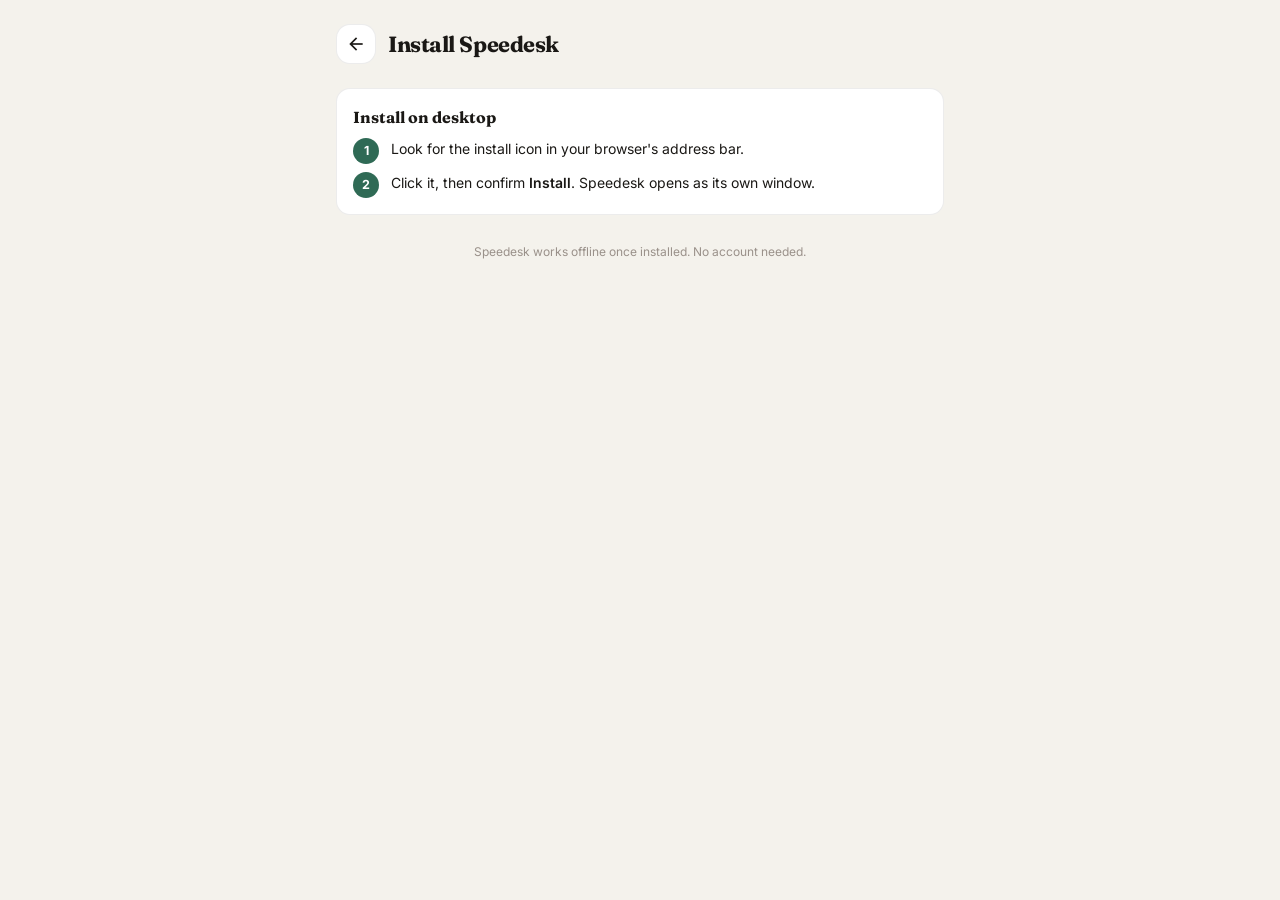
<file: install.html>
<!DOCTYPE html>
<html lang="en">
<head>
  <meta charset="UTF-8" />
    <meta name="viewport" content="width=device-width, initial-scale=1, maximum-scale=1, user-scalable=no, viewport-fit=cover" />
  <meta name="color-scheme" content="light dark" />
  <meta name="theme-color" content="#F4F2EC" media="(prefers-color-scheme: light)" />
  <meta name="theme-color" content="#101116" media="(prefers-color-scheme: dark)" />
  <title>Install · Speedesk</title>
  <meta name="description" content="Install Speedesk for offline access." />

  <script>
    (function () {
      try {
        var stored = localStorage.getItem("speedesk-theme");
        if (stored === "light" || stored === "dark" || stored === "system") {
          document.documentElement.setAttribute("data-theme", stored);
        } else {
          document.documentElement.setAttribute("data-theme", "system");
        }
      } catch (e) {
        document.documentElement.setAttribute("data-theme", "system");
      }
    })();
  </script>

  <link rel="preconnect" href="https://fonts.googleapis.com" />
  <link rel="preconnect" href="https://fonts.gstatic.com" crossorigin />
  <link
    rel="stylesheet"
    href="https://fonts.googleapis.com/css2?family=Inter:wght@400;500;600;700&family=Fraunces:opsz,wght@9..144,500;9..144,600;9..144,700&family=Material+Symbols+Outlined:opsz,wght,FILL,GRAD@20..48,400,0,0"
  />

  <link rel="icon" type="image/png" sizes="96x96" href="./favicon-96x96.png" />
  <link rel="icon" type="image/svg+xml" href="./favicon.svg" />
  <link rel="shortcut icon" href="./favicon.ico" />
  <link rel="apple-touch-icon" sizes="180x180" href="./apple-touch-icon.png" />
  <meta name="apple-mobile-web-app-title" content="Speedesk" />
  <meta name="apple-mobile-web-app-capable" content="yes" />
  <link rel="manifest" href="./site.webmanifest" />

  <link rel="stylesheet" href="./css/base.css" />
  <link rel="stylesheet" href="./css/layout.css" />
  <link rel="stylesheet" href="./css/install.css" />
</head>
<body>
  <div class="install-shell">
    <header class="install-header">
      <a class="install-icon-btn" href="./" aria-label="Back to Speedesk">
        <span class="material-symbols-outlined" aria-hidden="true">arrow_back</span>
      </a>
      <h1 class="install-header__title">Install Speedesk</h1>
    </header>

    <div class="install-card install-card--accent" id="installed-card" hidden>
      <span class="install-card__title">You're using the installed app</span>
      <span class="install-card__text">
        Speedesk is installed on this device and works offline.
      </span>
      <a class="install-btn" href="./" style="margin-top: 12px;">
        <span class="material-symbols-outlined" aria-hidden="true">home</span>
        Go to home
      </a>
    </div>

    <div class="install-card" id="install-action-card" hidden>
      <span class="install-card__title">Install in one tap</span>
      <span class="install-card__text">
        Speedesk works offline once installed. No account, no network needed after first visit.
      </span>
      <button type="button" class="install-btn" id="install-btn">
        <span class="material-symbols-outlined" aria-hidden="true">download</span>
        Install Speedesk
      </button>
    </div>

    <div class="install-card" id="ios-card" hidden>
      <span class="install-card__title">Install on iPhone or iPad</span>
      <div class="install-step">
        <span class="install-step__num">1</span>
        <span class="install-step__text">
          Tap the <strong>Share</strong> button in Safari's toolbar.
        </span>
      </div>
      <div class="install-step">
        <span class="install-step__num">2</span>
        <span class="install-step__text">
          Scroll down and tap <strong>Add to Home Screen</strong>.
        </span>
      </div>
      <div class="install-step">
        <span class="install-step__num">3</span>
        <span class="install-step__text">
          Tap <strong>Add</strong>. Speedesk appears on your home screen.
        </span>
      </div>
    </div>

    <div class="install-card" id="android-card" hidden>
      <span class="install-card__title">Install on Android</span>
      <div class="install-step">
        <span class="install-step__num">1</span>
        <span class="install-step__text">
          Open Speedesk in Chrome.
        </span>
      </div>
      <div class="install-step">
        <span class="install-step__num">2</span>
        <span class="install-step__text">
          Tap the menu (three dots, top-right), then <strong>Install app</strong>.
        </span>
      </div>
      <div class="install-step">
        <span class="install-step__num">3</span>
        <span class="install-step__text">
          Tap <strong>Install</strong>. Speedesk appears on your home screen.
        </span>
      </div>
    </div>

    <div class="install-card" id="desktop-card" hidden>
      <span class="install-card__title">Install on desktop</span>
      <div class="install-step">
        <span class="install-step__num">1</span>
        <span class="install-step__text">
          Look for the install icon in your browser's address bar.
        </span>
      </div>
      <div class="install-step">
        <span class="install-step__num">2</span>
        <span class="install-step__text">
          Click it, then confirm <strong>Install</strong>. Speedesk opens as its own window.
        </span>
      </div>
    </div>

    <p class="install-footer">
      Speedesk works offline once installed. No account needed.
    </p>
  </div>

  <script>
    (function () {
      "use strict";

      const isStandalone = () =>
        window.matchMedia("(display-mode: standalone)").matches ||
        window.navigator.standalone === true;

      const isIOS = () =>
        /iPad|iPhone|iPod/.test(navigator.userAgent) && !window.MSStream;

      const isAndroid = () => /Android/i.test(navigator.userAgent);

      const installedCard = document.getElementById("installed-card");
      const actionCard = document.getElementById("install-action-card");
      const iosCard = document.getElementById("ios-card");
      const androidCard = document.getElementById("android-card");
      const desktopCard = document.getElementById("desktop-card");
      const installBtn = document.getElementById("install-btn");

      let deferredPrompt = null;

      window.addEventListener("beforeinstallprompt", (e) => {
        e.preventDefault();
        deferredPrompt = e;
        showInstallable();
      });

      installBtn.addEventListener("click", async () => {
        if (!deferredPrompt) return;
        deferredPrompt.prompt();
        const { outcome } = await deferredPrompt.userChoice;
        deferredPrompt = null;
        if (outcome === "accepted") {
          installedCard.hidden = false;
          actionCard.hidden = true;
        }
      });

      window.addEventListener("appinstalled", () => {
        installedCard.hidden = false;
        actionCard.hidden = true;
      });

      function showInstallable() {
        installedCard.hidden = true;
        iosCard.hidden = true;
        androidCard.hidden = true;
        desktopCard.hidden = true;
        actionCard.hidden = false;
      }

      function showFallback() {
        installedCard.hidden = true;
        actionCard.hidden = true;
        iosCard.hidden = !isIOS();
        androidCard.hidden = isIOS() || !isAndroid();
        desktopCard.hidden = isIOS() || isAndroid();
      }

      // Initial state
      if (isStandalone()) {
        installedCard.hidden = false;
        return;
      }

      // If the browser already gave us a prompt, defer to showInstallable
      // (it will fire beforeinstallprompt asynchronously). Otherwise, show
      // the platform-specific fallback after a short delay in case the
      // prompt event never fires.
      setTimeout(() => {
        if (isStandalone()) return;
        if (deferredPrompt) {
          showInstallable();
        } else {
          showFallback();
        }
      }, 800);
    })();
  </script>
</body>
</html>
</file>
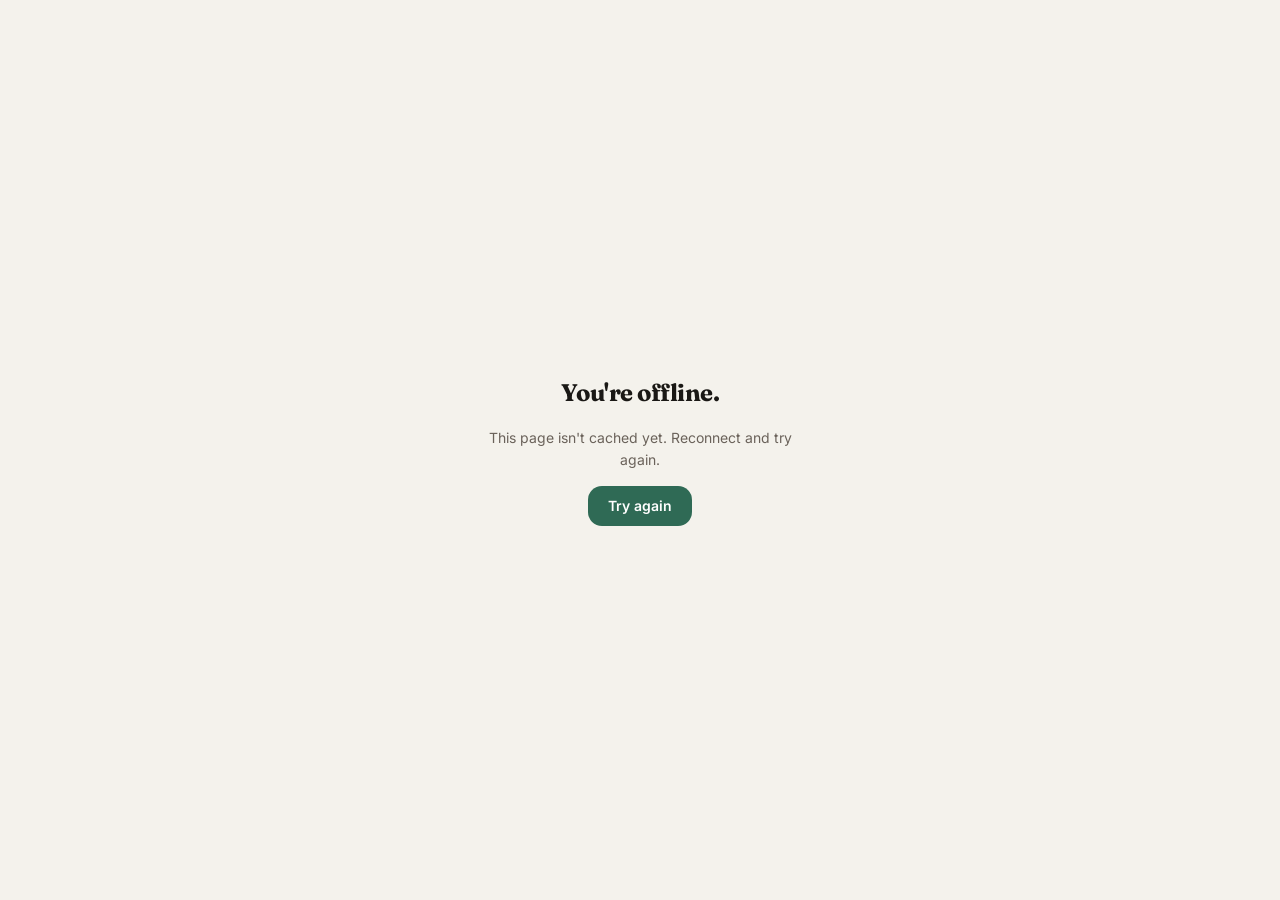
<file: offline.html>
<!DOCTYPE html>
<html lang="en">
<head>
  <meta charset="UTF-8" />
    <meta name="viewport" content="width=device-width, initial-scale=1, maximum-scale=1, user-scalable=no, viewport-fit=cover" />
  <meta name="color-scheme" content="light dark" />
  <meta name="theme-color" content="#F4F2EC" media="(prefers-color-scheme: light)" />
  <meta name="theme-color" content="#101116" media="(prefers-color-scheme: dark)" />
  <title>Offline · Speedesk</title>

  <script>
    (function () {
      try {
        var stored = localStorage.getItem("speedesk-theme");
        if (stored === "light" || stored === "dark" || stored === "system") {
          document.documentElement.setAttribute("data-theme", stored);
        } else {
          document.documentElement.setAttribute("data-theme", "system");
        }
      } catch (e) {
        document.documentElement.setAttribute("data-theme", "system");
      }
    })();
  </script>

  <link rel="preconnect" href="https://fonts.googleapis.com" />
  <link rel="preconnect" href="https://fonts.gstatic.com" crossorigin />
  <link
    rel="stylesheet"
    href="https://fonts.googleapis.com/css2?family=Inter:wght@400;500;600;700&family=Fraunces:opsz,wght@9..144,500;9..144,600;9..144,700&display=swap"
  />
  <link rel="stylesheet" href="./css/base.css" />
  <style>
    .offline-shell {
      min-height: 100dvh;
      display: flex;
      flex-direction: column;
      align-items: center;
      justify-content: center;
      padding: 24px;
      text-align: center;
      gap: 16px;
    }
    .offline-title {
      font-family: var(--font-display);
      font-size: 24px;
      font-weight: 700;
      letter-spacing: -0.02em;
      color: var(--text);
    }
    .offline-text {
      font-size: 14px;
      color: var(--text-muted);
      max-width: 340px;
    }
    .offline-btn {
      display: inline-flex;
      align-items: center;
      justify-content: center;
      height: 40px;
      padding: 0 20px;
      border-radius: var(--r-md);
      background: var(--accent);
      color: #ffffff;
      font-size: 14px;
      font-weight: 600;
      text-decoration: none;
    }
    @media (prefers-color-scheme: dark) {
      :root[data-theme="dark"] .offline-btn,
      :root[data-theme="system"] .offline-btn {
        color: #0b1210;
      }
    }
  </style>
</head>
<body>
  <div class="offline-shell">
    <h1 class="offline-title">You're offline.</h1>
    <p class="offline-text">
      This page isn't cached yet. Reconnect and try again.
    </p>
    <a class="offline-btn" href="./">Try again</a>
  </div>

  <script>
    window.addEventListener("online", () => {
      window.location.href = "./";
    });
  </script>
</body>
</html>
</file>
<file: css/base.css>
/* test-planner/css/base.css */

*,
*::before,
*::after { box-sizing: border-box; }

html, body { margin: 0; padding: 0; }
html {
  -webkit-text-size-adjust: 100%;
  text-size-adjust: 100%;
  background: var(--bg);
}

body {
  min-height: 100dvh;
  font-family: "Inter", system-ui, -apple-system, "Segoe UI", Roboto, sans-serif;
  font-size: 15px;
  line-height: 1.55;
  font-weight: 400;
  color: var(--text);
  background: var(--bg);
  -webkit-font-smoothing: antialiased;
  -moz-osx-font-smoothing: grayscale;
}

h1, h2, h3, h4, p, ul, ol, figure { margin: 0; padding: 0; }
ul, ol { list-style: none; }
button {
  font: inherit;
  color: inherit;
  background: none;
  border: 0;
  padding: 0;
  cursor: pointer;
}
input {
  font: inherit;
  color: inherit;
  background: none;
  border: 0;
  padding: 0;
  outline: none;
}
a { color: inherit; text-decoration: none; }
[hidden] { display: none !important; }

.material-symbols-outlined {
  font-variation-settings: "FILL" 0, "wght" 400, "GRAD" 0, "opsz" 24;
  font-size: 20px;
  line-height: 1;
  user-select: none;
  -webkit-user-select: none;
}

/* =========================================================
 *  THEME SYSTEM
 *
 *  Priority order:
 *    1. [data-theme="light"] / [data-theme="dark"] on <html> → hard override
 *    2. [data-theme="system"] → follow @media (prefers-color-scheme)
 *    3. No data-theme (should not happen, but defaults to light)
 * ========================================================= */

/* ---------- Light (default) ---------- */
:root,
:root[data-theme="light"] {
  color-scheme: light;

  /* canvas */
  --bg: #F4F2EC;
  --bg-elevated: #FFFFFF;
  --surface: #FFFFFF;
  --surface-hover: #F2EEE5;
  --surface-active: #EAE4D6;

  /* borders */
  --border: rgba(24, 20, 15, 0.08);
  --border-strong: rgba(24, 20, 15, 0.16);

  /* text */
  --text: #1A1815;
  --text-muted: #6A625A;
  --text-faint: #9A918A;
  --text-meta: #4A443D;

  /* accent (used for focus ring / selection outline only) */
  --accent: #2F6A55;
  --accent-strong: #1F4E3E;

  /* ---- SOLID TYPE-COLOR TILES ---- */
  --tile-part: #E9B949;
  --tile-part-ink: #3A2A00;
  --tile-part-hover: #D9A73A;

  --tile-full: #7C6AD6;
  --tile-full-ink: #FFFFFF;
  --tile-full-hover: #6A57C4;

  --tile-rbt: #E8694C;
  --tile-rbt-ink: #FFFFFF;
  --tile-rbt-hover: #D2593F;

  --tile-aits: #2BA07A;
  --tile-aits-ink: #FFFFFF;
  --tile-aits-hover: #1F8B68;

  /* ---- SOLID SUBJECT CHIPS ---- */
  --pill-physics-bg: #3E7CB1;
  --pill-physics-ink: #FFFFFF;
  --pill-physics-saleem-bg: #6A5ACD;
  --pill-physics-saleem-ink: #FFFFFF;
  --pill-chemistry-bg: #C0504D;
  --pill-chemistry-ink: #FFFFFF;
  --pill-botany-bg: #4F8A3F;
  --pill-botany-ink: #FFFFFF;
  --pill-zoology-bg: #B8860B;
  --pill-zoology-ink: #FFFFFF;

  --danger: #B4695F;

  /* radii */
  --r-sm: 10px;
  --r-md: 14px;
  --r-lg: 18px;
  --r-xl: 22px;
  --r-pill: 999px;

  /* spacing */
  --sp-1: 4px;
  --sp-2: 8px;
  --sp-3: 12px;
  --sp-4: 16px;
  --sp-5: 20px;
  --sp-6: 24px;
  --sp-8: 32px;

  /* z-index */
  --z-dropdown: 100;
  --z-sticky: 200;
  --z-overlay: 900;
  --z-drawer: 1000;
  --z-snackbar: 1100;

  /* motion */
  --t-fast: 0.15s ease;
  --t-base: 0.2s ease;
  --t-chill: 0.28s ease;

  /* shadows */
  --shadow-float: 0 12px 32px rgba(24, 20, 15, 0.14),
                  0 2px 8px rgba(24, 20, 15, 0.06);
  --shadow-snack: 0 10px 30px rgba(0, 0, 0, 0.3);

  /* fonts */
  --font-display: "Fraunces", Georgia, "Times New Roman", serif;
  --font-body: "Inter", system-ui, -apple-system, "Segoe UI", Roboto, sans-serif;
  --font-mono: ui-monospace, "SF Mono", Menlo, Consolas, monospace;

  /* fluid type scale */
  --fs-header: clamp(22px, 2.2vw + 16px, 30px);
  --fs-hero: clamp(20px, 1.6vw + 14px, 26px);
  --fs-detail: clamp(22px, 1.6vw + 16px, 30px);
  --fs-body: 15px;

  /* safe area */
  --safe-top: env(safe-area-inset-top, 0px);
  --safe-bottom: env(safe-area-inset-bottom, 0px);
}

/* ---------- Dark (hard override) ---------- */
:root[data-theme="dark"] {
  color-scheme: dark;

  --bg: #101116;
  --bg-elevated: #191A20;
  --surface: #191A20;
  --surface-hover: #20222A;
  --surface-active: #2A2D36;

  --border: rgba(255, 255, 255, 0.08);
  --border-strong: rgba(255, 255, 255, 0.16);

  --text: #F4F0E8;
  --text-muted: #AAA39A;
  --text-faint: #6E685F;
  --text-meta: #CCC5BA;

  --accent: #7DBE9E;
  --accent-strong: #A2D8BD;

  --tile-part: #B88A1E;
  --tile-part-ink: #FFF3D0;
  --tile-part-hover: #A47A18;

  --tile-full: #5B49B8;
  --tile-full-ink: #F1ECFF;
  --tile-full-hover: #4E3DA6;

  --tile-rbt: #B84A32;
  --tile-rbt-ink: #FFEDE7;
  --tile-rbt-hover: #A53E28;

  --tile-aits: #1E7A5C;
  --tile-aits-ink: #E4FFF4;
  --tile-aits-hover: #196A50;

  --pill-physics-bg: #2E5F8B;
  --pill-physics-ink: #EAF3FB;
  --pill-physics-saleem-bg: #4E41A8;
  --pill-physics-saleem-ink: #F0EDFF;
  --pill-chemistry-bg: #9A3B39;
  --pill-chemistry-ink: #FDECEB;
  --pill-botany-bg: #3A6A2F;
  --pill-botany-ink: #EBF7E5;
  --pill-zoology-bg: #8A6508;
  --pill-zoology-ink: #FCF3DD;

  --danger: #E0938A;

  --shadow-float: 0 14px 36px rgba(0, 0, 0, 0.6),
                  0 2px 8px rgba(0, 0, 0, 0.35);
  --shadow-snack: 0 12px 34px rgba(0, 0, 0, 0.65);
}

/* ---------- System (follows OS) ---------- */
:root[data-theme="system"] {
  color-scheme: light dark;
}

@media (prefers-color-scheme: dark) {
  :root[data-theme="system"] {
    color-scheme: dark;

    --bg: #101116;
    --bg-elevated: #191A20;
    --surface: #191A20;
    --surface-hover: #20222A;
    --surface-active: #2A2D36;

    --border: rgba(255, 255, 255, 0.08);
    --border-strong: rgba(255, 255, 255, 0.16);

    --text: #F4F0E8;
    --text-muted: #AAA39A;
    --text-faint: #6E685F;
    --text-meta: #CCC5BA;

    --accent: #7DBE9E;
    --accent-strong: #A2D8BD;

    --tile-part: #B88A1E;
    --tile-part-ink: #FFF3D0;
    --tile-part-hover: #A47A18;

    --tile-full: #5B49B8;
    --tile-full-ink: #F1ECFF;
    --tile-full-hover: #4E3DA6;

    --tile-rbt: #B84A32;
    --tile-rbt-ink: #FFEDE7;
    --tile-rbt-hover: #A53E28;

    --tile-aits: #1E7A5C;
    --tile-aits-ink: #E4FFF4;
    --tile-aits-hover: #196A50;

    --pill-physics-bg: #2E5F8B;
    --pill-physics-ink: #EAF3FB;
    --pill-physics-saleem-bg: #4E41A8;
    --pill-physics-saleem-ink: #F0EDFF;
    --pill-chemistry-bg: #9A3B39;
    --pill-chemistry-ink: #FDECEB;
    --pill-botany-bg: #3A6A2F;
    --pill-botany-ink: #EBF7E5;
    --pill-zoology-bg: #8A6508;
    --pill-zoology-ink: #FCF3DD;

    --danger: #E0938A;

    --shadow-float: 0 14px 36px rgba(0, 0, 0, 0.6),
                    0 2px 8px rgba(0, 0, 0, 0.35);
    --shadow-snack: 0 12px 34px rgba(0, 0, 0, 0.65);
  }
}

:focus-visible {
  outline: 2px solid var(--accent);
  outline-offset: 2px;
  border-radius: var(--r-sm);
}

.t-muted { color: var(--text-muted); }
.t-faint { color: var(--text-faint); }
.t-strong { font-weight: 600; }
.t-small { font-size: 13px; }

.skip-link {
  position: absolute;
  left: -9999px;
  top: var(--sp-2);
  padding: var(--sp-2) var(--sp-3);
  background: var(--surface);
  border: 1px solid var(--border-strong);
  border-radius: var(--r-md);
  z-index: var(--z-snackbar);
  font-size: 14px;
}
.skip-link:focus { left: var(--sp-2); }

@media (prefers-reduced-motion: reduce) {
  *, *::before, *::after {
    transition-duration: 0.01ms !important;
    animation-duration: 0.01ms !important;
    animation-iteration-count: 1 !important;
  }
}
</file>
<file: css/layout.css>
/* test-planner/css/layout.css */

html, body { overflow-x: hidden; }

.app-shell {
  display: flex;
  flex-direction: column;
  min-height: 100dvh;
  background: var(--bg);
  min-width: 0;
  overflow-x: hidden;
}

/* HEADER — scrolls with page, not sticky */
.app-header {
  background: var(--bg);
  padding: calc(var(--sp-3) + var(--safe-top)) var(--sp-4) var(--sp-3);
  display: flex;
  flex-direction: column;
  gap: var(--sp-3);
  border-bottom: 1px solid var(--border);
}
.app-header__top {
  display: flex;
  align-items: flex-start;
  justify-content: space-between;
  gap: var(--sp-3);
  flex-wrap: nowrap;
  min-width: 0;
}
.app-header__brand {
  min-width: 0;
  display: flex;
  flex-direction: column;
  gap: 6px;
  flex: 1 1 auto;
}
.app-header__brand-row {
  display: flex;
  align-items: center;
  gap: var(--sp-3);
  min-width: 0;
  flex-wrap: wrap;
}
.app-header__logo {
  display: block;
  height: 32px;
  width: auto;
  max-width: 180px;
  object-fit: contain;
  flex-shrink: 0;
}
@media (min-width: 900px) {
  .app-header__logo {
    height: 40px;
    max-width: 220px;
  }
}
.app-header__title {
  font-family: var(--font-display);
  font-size: clamp(26px, 3.2vw, 34px);
  font-weight: 700;
  letter-spacing: -0.035em;
  color: var(--text);
  line-height: 0.95;
  overflow: hidden;
  text-overflow: ellipsis;
  white-space: nowrap;
  margin: 0;
}
.app-header__batch {
  display: inline-flex;
  align-items: center;
  height: 22px;
  padding: 0 9px;
  font-family: var(--font-body);
  font-size: 11px;
  font-weight: 600;
  letter-spacing: 0.03em;
  color: var(--text-meta);
  background: transparent;
  border: 1px solid var(--border-strong);
  border-radius: var(--r-pill);
  white-space: nowrap;
  line-height: 1;
  flex-shrink: 0;
}
.app-header__batch:empty {
  display: none;
}
.app-header__meta {
  display: inline-flex;
  align-items: center;
  gap: var(--sp-2);
  font-size: 12.5px;
  color: var(--text-meta);
  overflow: hidden;
  min-width: 0;
  flex-wrap: wrap;
}
.app-header__day-pill {
  display: inline-flex;
  align-items: center;
  height: 20px;
  padding: 0 8px;
  font-size: 11px;
  font-weight: 700;
  letter-spacing: 0.06em;
  text-transform: uppercase;
  color: var(--accent-strong);
  background: var(--accent-soft);
  border-radius: var(--r-pill);
  line-height: 1;
}
.app-header__date-text {
  overflow: hidden;
  text-overflow: ellipsis;
  white-space: nowrap;
  min-width: 0;
}

.theme-switcher {
  display: inline-flex;
  align-items: center;
  padding: 3px;
  background: var(--surface);
  border: 1px solid var(--border);
  border-radius: var(--r-pill);
  height: 36px;
  gap: 2px;
  flex-shrink: 0;
}
.theme-switcher__btn {
  display: inline-flex;
  align-items: center;
  justify-content: center;
  width: 30px;
  height: 30px;
  border-radius: var(--r-pill);
  color: var(--text-muted);
  transition: background var(--t-chill), color var(--t-chill);
}
.theme-switcher__btn .material-symbols-outlined { font-size: 17px; }
.theme-switcher__btn:hover { color: var(--text); }
.theme-switcher__btn.is-active { background: var(--text); color: var(--bg); }

.stat-row {
  display: grid;
  grid-template-columns: repeat(3, minmax(0, 1fr));
  gap: var(--sp-2);
}
.stat-tile {
  display: flex;
  flex-direction: column;
  gap: 2px;
  padding: 10px 12px;
  background: var(--surface);
  border: 1px solid var(--border);
  border-radius: var(--r-md);
  min-width: 0;
}
.stat-tile__label {
  font-size: 11px;
  font-weight: 600;
  letter-spacing: 0.06em;
  text-transform: uppercase;
  color: var(--text-faint);
}
.stat-tile__value {
  font-size: 14.5px;
  font-weight: 600;
  color: var(--text);
  overflow: hidden;
  text-overflow: ellipsis;
  white-space: nowrap;
  line-height: 1.2;
}
/* The "Time left" tile carries a long countdown string; shrink it and
   allow it to switch to the short form on tight widths. */
#stat-time-value {
  font-size: 13px;
  font-variant-numeric: tabular-nums;
}
@media (max-width: 1100px) {
  #stat-time-value { font-size: 12px; }
}
.stat-tile[data-tile="part"] { background: var(--tile-part); border-color: transparent; }
.stat-tile[data-tile="part"] .stat-tile__label,
.stat-tile[data-tile="part"] .stat-tile__value { color: var(--tile-part-ink); }
.stat-tile[data-tile="part"] .stat-tile__label { opacity: 0.7; }
.stat-tile[data-tile="full"] { background: var(--tile-full); border-color: transparent; }
.stat-tile[data-tile="full"] .stat-tile__label,
.stat-tile[data-tile="full"] .stat-tile__value { color: var(--tile-full-ink); }
.stat-tile[data-tile="full"] .stat-tile__label { opacity: 0.8; }
.stat-tile[data-tile="rbt"] { background: var(--tile-rbt); border-color: transparent; }
.stat-tile[data-tile="rbt"] .stat-tile__label,
.stat-tile[data-tile="rbt"] .stat-tile__value { color: var(--tile-rbt-ink); }
.stat-tile[data-tile="rbt"] .stat-tile__label { opacity: 0.8; }
.stat-tile[data-tile="aits"] { background: var(--tile-aits); border-color: transparent; }
.stat-tile[data-tile="aits"] .stat-tile__label,
.stat-tile[data-tile="aits"] .stat-tile__value { color: var(--tile-aits-ink); }
.stat-tile[data-tile="aits"] .stat-tile__label { opacity: 0.8; }
.stat-tile[data-tile="none"] .stat-tile__value { color: var(--text-muted); }

/* MAIN */
.app-main {
  flex: 1;
  display: flex;
  flex-direction: column;
  min-height: 0;
  padding: 0 var(--sp-4);
  min-width: 0;
}

/* HERO */
.hero-wrap { padding: var(--sp-3) 0; }
.hero-tile {
  position: relative;
  display: flex;
  align-items: center;
  justify-content: space-between;
  gap: var(--sp-3);
  width: 100%;
  text-align: left;
  padding: var(--sp-4) var(--sp-4) calc(var(--sp-4) + 14px);
  min-height: 92px;
  border-radius: var(--r-xl);
  background: var(--tile-part);
  color: var(--tile-part-ink);
  transition: transform var(--t-chill), background var(--t-chill);
  overflow: hidden;
  min-width: 0;
}
.hero-tile[data-tile="part"] { background: var(--tile-part); color: var(--tile-part-ink); }
.hero-tile[data-tile="full"] { background: var(--tile-full); color: var(--tile-full-ink); }
.hero-tile[data-tile="rbt"]  { background: var(--tile-rbt);  color: var(--tile-rbt-ink); }
.hero-tile[data-tile="aits"] { background: var(--tile-aits); color: var(--tile-aits-ink); }
.hero-tile[data-tile="none"] { background: var(--surface); color: var(--text); border: 1px solid var(--border); }
.hero-tile:hover { transform: translateY(-1px); }
.hero-tile:active { transform: translateY(0); }
.hero-tile__content {
  display: flex;
  flex-direction: column;
  gap: 4px;
  min-width: 0;
  flex: 1;
  padding-right: var(--sp-2);
}
.hero-tile__eyebrow {
  font-size: 11px;
  font-weight: 700;
  letter-spacing: 0.08em;
  text-transform: uppercase;
  opacity: 0.72;
  display: inline-flex;
  align-items: center;
  gap: 8px;
  flex-wrap: wrap;
}
.hero-tile__eyebrow-extra { opacity: 0.8; letter-spacing: 0.06em; }
.hero-tile__eyebrow-extra::before { content: "·"; margin-right: 8px; opacity: 0.6; }
.hero-tile__name {
  font-family: var(--font-display);
  font-size: var(--fs-hero);
  font-weight: 700;
  letter-spacing: -0.02em;
  line-height: 1.15;
  overflow: hidden;
  text-overflow: ellipsis;
  display: -webkit-box;
  -webkit-line-clamp: 2;
  -webkit-box-orient: vertical;
  word-break: break-word;
}
.hero-tile__countdown {
  font-family: var(--font-body);
  font-size: 13px;
  font-weight: 600;
  font-variant-numeric: tabular-nums;
  letter-spacing: 0;
  opacity: 0.92;
  margin-top: 4px;
  white-space: nowrap;
}
.hero-tile__arrow {
  font-size: 22px;
  opacity: 0.7;
  flex-shrink: 0;
  transition: transform var(--t-chill);
}
.hero-tile:hover .hero-tile__arrow { transform: translateX(3px); }
.hero-tile__bar {
  position: absolute;
  left: var(--sp-4);
  right: var(--sp-4);
  bottom: 12px;
  height: 3px;
  background: rgba(0, 0, 0, 0.15);
  border-radius: var(--r-pill);
  overflow: hidden;
}
.hero-tile[data-tile="none"] .hero-tile__bar { background: var(--surface-hover); }
@media (prefers-color-scheme: dark) {
  .hero-tile__bar { background: rgba(255, 255, 255, 0.16); }
}
.hero-tile__bar-fill {
  width: 0%;
  height: 100%;
  background: currentColor;
  opacity: 0.8;
  border-radius: var(--r-pill);
  transition: width var(--t-chill);
}

/* CONTROLS */
.controls {
  display: flex;
  flex-direction: column;
  gap: var(--sp-2);
  padding-bottom: var(--sp-3);
  min-width: 0;
}

/* LIST — page scrolls; no internal scroll anywhere */
.list-pane {
  display: flex;
  flex-direction: column;
  min-width: 0;
  padding-bottom: calc(var(--sp-6) + var(--safe-bottom));
}
.list { display: flex; flex-direction: column; }

/* Mobile */
@media (max-width: 899px) {
  .stat-row { display: none; }
  .app-header { padding-bottom: var(--sp-2); }
  .hero-tile__eyebrow-extra:not([hidden]) { display: inline; }
}
@media (min-width: 900px) {
  .hero-tile__eyebrow-extra { display: none !important; }
}

/* Tiny phones */
@media (max-width: 379px) {
  .app-main { padding: 0 var(--sp-3); }
  .app-header { padding-left: var(--sp-3); padding-right: var(--sp-3); }
  .theme-switcher__btn { width: 26px; height: 26px; }
  .theme-switcher { height: 32px; padding: 2px; }
  .theme-switcher__btn .material-symbols-outlined { font-size: 15px; }
  .hero-tile {
    padding: var(--sp-3) var(--sp-3) calc(var(--sp-3) + 14px);
    min-height: 88px;
  }
  .hero-tile__name { font-size: 18px; }
  .hero-tile__countdown { font-size: 12px; }
}

/* Large phone / small tablet */
@media (min-width: 640px) and (max-width: 899px) {
  .app-main { padding: 0 var(--sp-5); }
  .hero-wrap { padding: var(--sp-4) 0; }
  .controls {
    flex-direction: row;
    flex-wrap: wrap;
    align-items: center;
  }
  .search { flex: 1 1 260px; }
  .filter-row { flex: 0 0 auto; }
}

/* Desktop ≥ 900px — page scrolls normally. No inline detail pane.
   Drawer is the ONLY detail view at every screen size. */
@media (min-width: 900px) {
  .app-header { padding-left: var(--sp-6); padding-right: var(--sp-6); }
  .app-main { padding: 0 var(--sp-6); }
  .hero-wrap { padding: var(--sp-4) 0; }
  .controls {
    flex-direction: row;
    align-items: center;
    flex-wrap: wrap;
  }
  .search { flex: 1 1 300px; max-width: 560px; }
  .filter-row { flex: 0 0 auto; }
}

@media (min-width: 1280px) {
  .app-main { padding: 0 var(--sp-8); }
}

@media (min-width: 1600px) {
  .app-header,
  .app-main {
    max-width: 1560px;
    margin-left: auto;
    margin-right: auto;
  }
  .app-header {
    padding-left: 0;
    padding-right: 0;
    padding-top: calc(var(--sp-4) + var(--safe-top));
    padding-bottom: var(--sp-4);
  }
  .app-main { padding-left: 0; padding-right: 0; }
}

/* =========================================================
 *  DRAWER — always the detail view, at every screen size
 *  The ONLY scrollable detail container.
 * ========================================================= */
.drawer-scrim {
  position: fixed;
  inset: 0;
  z-index: var(--z-overlay);
  background: rgba(15, 12, 8, 0.45);
  opacity: 0;
  transition: opacity var(--t-base);
  -webkit-backdrop-filter: blur(2px);
  backdrop-filter: blur(2px);
}
.drawer-scrim.is-open { opacity: 1; }

.drawer {
  position: fixed;
  top: 0;
  right: 0;
  bottom: 0;
  left: 0;
  z-index: var(--z-drawer);
  background: var(--bg);
  display: flex;
  flex-direction: column;
  transform: translateY(100%);
  transition: transform var(--t-chill);
  will-change: transform;
  border-top-left-radius: var(--r-xl);
  border-top-right-radius: var(--r-xl);
  overflow: hidden;
}
/* From tablet width up: side panel, not full-screen */
@media (min-width: 640px) {
  .drawer {
    left: auto;
    width: min(560px, 100%);
    transform: translateX(100%);
    border-top-left-radius: var(--r-xl);
    border-top-right-radius: 0;
    border-bottom-left-radius: var(--r-xl);
    box-shadow: var(--shadow-float);
  }
}
/* On desktop, a wider side panel so chapters read comfortably */
@media (min-width: 1024px) {
  .drawer {
    width: min(680px, 100%);
  }
}
.drawer.is-open { transform: translateY(0); }
@media (min-width: 640px) {
  .drawer.is-open { transform: translateX(0); }
}
.drawer__header {
  display: flex;
  align-items: center;
  gap: var(--sp-2);
  padding: calc(var(--sp-3) + var(--safe-top)) var(--sp-3) var(--sp-3);
  border-bottom: 1px solid var(--border);
  flex-shrink: 0;
  background: var(--bg);
}
.drawer__title {
  font-family: var(--font-display);
  font-size: 17px;
  font-weight: 600;
  letter-spacing: -0.01em;
  min-width: 0;
  overflow: hidden;
  text-overflow: ellipsis;
  white-space: nowrap;
  flex: 1;
}
.drawer__share {
  margin-left: auto;
  flex-shrink: 0;
}
.drawer__calendar,
.drawer__print {
  flex-shrink: 0;
}
.drawer__body {
  flex: 1;
  overflow-y: auto;
  overscroll-behavior: contain;
  -webkit-overflow-scrolling: touch;
  padding-bottom: calc(var(--sp-6) + var(--safe-bottom));
  min-height: 0;
}
/* The drawer itself can receive focus (tabindex="-1") for a11y, but
   should not render a visible outline — otherwise the initial focus
   target shows a ring. Focus-visible still works for interactive
   children (buttons). */
.drawer:focus,
.drawer:focus-visible {
  outline: none;
}

/* SNACKBAR */
.snackbar {
  position: fixed;
  left: 50%;
  bottom: calc(var(--sp-4) + var(--safe-bottom));
  transform: translate(-50%, 16px);
  z-index: var(--z-snackbar);
  display: flex;
  align-items: center;
  gap: var(--sp-3);
  min-width: 280px;
  max-width: calc(100vw - var(--sp-6));
  padding: var(--sp-3) var(--sp-4);
  background: #1A1815;
  color: #F4F2EC;
  border-radius: var(--r-md);
  box-shadow: var(--shadow-snack);
  font-size: 14px;
  opacity: 0;
  pointer-events: none;
  transition: opacity var(--t-base), transform var(--t-base);
}
.snackbar.is-open {
  opacity: 1;
  transform: translate(-50%, 0);
  pointer-events: auto;
}
:root[data-theme="dark"] .snackbar,
:root[data-theme="system"] .snackbar {
  background: #F4F0E8;
  color: #101116;
}
.snackbar__text { flex: 1; min-width: 0; }
.snackbar__action {
  font-size: 14px;
  font-weight: 600;
  color: #7DBE9E;
  padding: var(--sp-1) var(--sp-2);
  border-radius: var(--r-sm);
  transition: background var(--t-fast);
}
:root[data-theme="dark"] .snackbar__action { color: #2F6A55; }
.snackbar__action:hover {
  background: rgba(255, 255, 255, 0.08);
}

/* Body scroll lock while drawer is open */
body.is-locked {
  position: fixed;
  left: 0;
  right: 0;
  width: 100%;
  overflow: hidden;
}
</file>
<file: css/components.css>
/* test-planner/css/components.css */

/* ---------- Icon button ---------- */
.icon-button {
  display: inline-flex;
  align-items: center;
  justify-content: center;
  width: 40px;
  height: 40px;
  border-radius: var(--r-md);
  color: var(--text);
  transition: background var(--t-chill), color var(--t-fast);
  flex-shrink: 0;
}
.icon-button:hover { background: var(--surface-hover); }
.icon-button:active { background: var(--surface-active); }
.icon-button.is-loading .material-symbols-outlined {
  animation: spin 0.9s linear infinite;
}
.icon-button[disabled] { opacity: 0.5; cursor: not-allowed; }
@keyframes spin { to { transform: rotate(360deg); } }

/* ---------- Search ---------- */
.search {
  position: relative;
  display: flex;
  align-items: center;
  gap: var(--sp-2);
  background: var(--surface);
  border: 1px solid var(--border);
  border-radius: var(--r-lg);
  padding: 0 var(--sp-3);
  height: 48px;
  transition: box-shadow var(--t-chill), border-color var(--t-chill), background var(--t-chill);
  min-width: 0;
}
.search:hover {
  border-color: var(--border-strong);
}
.search:focus-within {
  /* soft ring — three levels of subtlety so it reads as "gentle focus",
     not a hard outline */
  border-color: transparent;
  box-shadow:
    0 0 0 1px var(--accent),
    0 0 0 4px color-mix(in srgb, var(--accent) 18%, transparent);
}
/* Focus inside the input must NOT draw the global outline on top of the
   wrapper's soft ring — otherwise you get a harsh double-border. */
.search__input:focus,
.search__input:focus-visible {
  outline: none;
  box-shadow: none;
}
.search__icon {
  color: var(--text-muted);
  flex-shrink: 0;
  transition: color var(--t-chill);
}
.search:focus-within .search__icon { color: var(--accent); }
.search__input { flex: 1; min-width: 0; font-size: 15px; height: 100%; }
.search__input::placeholder { color: var(--text-faint); }
.search__input::-webkit-search-cancel-button { display: none; }
.search__clear {
  display: inline-flex;
  align-items: center;
  justify-content: center;
  width: 28px;
  height: 28px;
  border-radius: var(--r-sm);
  color: var(--text-muted);
  transition: background var(--t-fast), color var(--t-fast);
}
.search__clear:hover { background: var(--surface-hover); color: var(--text); }

/* ---------- Filter row ---------- */
.filter-row {
  display: flex;
  flex-wrap: wrap;
  gap: var(--sp-2);
  align-items: center;
}
.filter-trigger {
  display: inline-flex;
  align-items: center;
  gap: var(--sp-1);
  height: 40px;
  padding: 0 var(--sp-2) 0 var(--sp-3);
  background: var(--surface);
  border: 1px solid var(--border);
  border-radius: var(--r-pill);
  font-size: 13px;
  color: var(--text);
  transition: background var(--t-chill), border-color var(--t-chill);
  flex-shrink: 0;
}
.filter-trigger:hover {
  background: var(--surface-hover);
  border-color: var(--border-strong);
}
.filter-trigger[aria-expanded="true"] { border-color: var(--accent); }
.filter-trigger__label { color: var(--text-muted); }
.filter-trigger__value {
  font-weight: 600;
  max-width: 120px;
  overflow: hidden;
  text-overflow: ellipsis;
  white-space: nowrap;
}
.filter-trigger .material-symbols-outlined {
  font-size: 18px;
  color: var(--text-muted);
  transition: transform var(--t-chill);
}
.filter-trigger[aria-expanded="true"] .material-symbols-outlined {
  transform: rotate(180deg);
}

/* ---------- Custom menu ---------- */
.menu {
  position: fixed;
  z-index: var(--z-dropdown);
  min-width: 220px;
  max-height: 320px;
  overflow-y: auto;
  margin: 0;
  padding: var(--sp-1);
  background: var(--surface);
  border: 1px solid var(--border);
  border-radius: var(--r-md);
  box-shadow: var(--shadow-float);
  font-size: 14px;
}
.menu__item {
  display: flex;
  align-items: center;
  justify-content: space-between;
  gap: var(--sp-2);
  width: 100%;
  padding: var(--sp-2) var(--sp-3);
  border-radius: var(--r-sm);
  text-align: left;
  color: var(--text);
  transition: background var(--t-fast);
}
.menu__item:hover,
.menu__item.is-focused { background: var(--surface-hover); }
.menu__item[aria-selected="true"] { color: var(--accent-strong); font-weight: 600; }
.menu__item .material-symbols-outlined { font-size: 18px; opacity: 0; }
.menu__item[aria-selected="true"] .material-symbols-outlined { opacity: 1; }

/* ---------- Segmented ---------- */
.segmented {
  display: inline-flex;
  align-items: center;
  padding: 3px;
  background: var(--surface);
  border: 1px solid var(--border);
  border-radius: var(--r-pill);
  height: 40px;
  flex-shrink: 0;
}
.segmented__btn {
  display: inline-flex;
  align-items: center;
  gap: 6px;
  height: 100%;
  padding: 0 var(--sp-3);
  font-size: 13px;
  font-weight: 500;
  color: var(--text-muted);
  border-radius: var(--r-pill);
  transition: background var(--t-chill), color var(--t-chill);
}
.segmented__btn .material-symbols-outlined { font-size: 16px; }
.segmented__btn:hover { color: var(--text); }
.segmented__btn.is-active {
  background: var(--text);
  color: var(--bg);
  font-weight: 600;
}
.segmented__btn.is-active .material-symbols-outlined { color: var(--bg); }

/* ---------- List: rows as tiles ---------- */
.list {
  display: flex;
  flex-direction: column;
  gap: 10px;
  padding: 4px 0 12px;
}

.row {
  display: block;
  width: 100%;
  text-align: left;
  padding: var(--sp-4);
  border-radius: var(--r-lg);
  color: var(--text);
  cursor: pointer;
  position: relative;
  transition: transform var(--t-chill), background var(--t-chill);
  overflow: hidden;
  background: var(--surface);
}
.row:hover { transform: translateY(-1px); }
.row:active { transform: translateY(0); }

/* Selection ring — rendered as an inset pseudo-element so it
   inherits the tile's border-radius and never clips or overflows. */
.row.is-selected {
  /* no outline; the ::before below draws the ring */
}
.row.is-selected::before {
  content: "";
  position: absolute;
  inset: 0;
  border-radius: inherit;
  pointer-events: none;
  box-shadow: inset 0 0 0 2px var(--accent);
}

.row--type-part { background: var(--tile-part); color: var(--tile-part-ink); }
.row--type-part:hover { background: var(--tile-part-hover); }
.row--type-full { background: var(--tile-full); color: var(--tile-full-ink); }
.row--type-full:hover { background: var(--tile-full-hover); }
.row--type-rbt { background: var(--tile-rbt); color: var(--tile-rbt-ink); }
.row--type-rbt:hover { background: var(--tile-rbt-hover); }
.row--type-aits { background: var(--tile-aits); color: var(--tile-aits-ink); }
.row--type-aits:hover { background: var(--tile-aits-hover); }

.row.is-past {
  background: var(--surface);
  color: var(--text-muted);
  box-shadow: inset 3px 0 0 0 var(--text-faint);
}
.row.is-past.row--type-part { box-shadow: inset 3px 0 0 0 var(--tile-part); }
.row.is-past.row--type-full { box-shadow: inset 3px 0 0 0 var(--tile-full); }
.row.is-past.row--type-rbt  { box-shadow: inset 3px 0 0 0 var(--tile-rbt); }
.row.is-past.row--type-aits { box-shadow: inset 3px 0 0 0 var(--tile-aits); }

.row__top {
  display: flex;
  align-items: baseline;
  justify-content: space-between;
  gap: var(--sp-2);
  margin-bottom: 6px;
  flex-wrap: wrap;
}
.row__name {
  font-family: var(--font-display);
  font-size: 18px;
  font-weight: 700;
  letter-spacing: -0.01em;
  overflow: hidden;
  text-overflow: ellipsis;
  white-space: nowrap;
  min-width: 0;
  flex: 1 1 auto;
  line-height: 1.15;
}
.row__when {
  font-size: 12px;
  font-weight: 600;
  opacity: 0.85;
  flex-shrink: 0;
  white-space: nowrap;
  padding: 3px 8px;
  border-radius: var(--r-pill);
  background: rgba(0, 0, 0, 0.12);
}
.row--type-part .row__when { background: rgba(0, 0, 0, 0.12); }
.row--type-full .row__when,
.row--type-rbt .row__when,
.row--type-aits .row__when { background: rgba(255, 255, 255, 0.18); }
.row.is-past .row__when {
  background: var(--surface-hover);
  color: var(--text-muted);
}

.row__meta {
  display: flex;
  flex-wrap: wrap;
  align-items: center;
  gap: 6px;
  font-size: 12px;
  opacity: 0.92;
  min-width: 0;
}
.row__date {
  font-weight: 500;
  font-variant-numeric: tabular-nums;
}

.row__subjects {
  margin-top: 8px;
  display: flex;
  flex-wrap: wrap;
  gap: 4px;
}

.row__snippet {
  margin-top: 8px;
  font-size: 12px;
  opacity: 0.92;
  overflow: hidden;
  text-overflow: ellipsis;
  white-space: nowrap;
}
.row__snippet mark { background: transparent; font-weight: 700; text-decoration: underline; }

.group-header {
  padding: var(--sp-3) 0 var(--sp-1);
  font-size: 12px;
  font-weight: 700;
  letter-spacing: 0.06em;
  text-transform: uppercase;
  color: var(--text-faint);
}

/* ---------- Chips ---------- */
.chip {
  display: inline-flex;
  align-items: center;
  gap: 4px;
  height: 24px;
  padding: 0 10px;
  font-size: 11.5px;
  font-weight: 600;
  letter-spacing: 0.01em;
  color: var(--text-meta);
  background: var(--surface);
  border-radius: var(--r-pill);
  white-space: nowrap;
  line-height: 1;
}
.chip--neutral { color: var(--text); background: rgba(0, 0, 0, 0.10); }
.row--type-full .chip--neutral,
.row--type-rbt .chip--neutral,
.row--type-aits .chip--neutral { background: rgba(255, 255, 255, 0.18); color: #fff; }
.row.is-past .chip--neutral { background: var(--surface-hover); color: var(--text); }

.chip--muted { color: var(--text-muted); background: var(--surface-hover); }

.chip--lavender {
  color: #FFFFFF;
  background: #6A5ACD;
  font-weight: 600;
}

.chip--sage {
  color: #FFFFFF;
  background: var(--accent);
  font-weight: 600;
}

/* solid subject pills */
.chip--subject-physics { color: var(--pill-physics-ink); background: var(--pill-physics-bg); }
.chip--subject-physics-saleem { color: var(--pill-physics-saleem-ink); background: var(--pill-physics-saleem-bg); }
.chip--subject-chemistry { color: var(--pill-chemistry-ink); background: var(--pill-chemistry-bg); }
.chip--subject-botany { color: var(--pill-botany-ink); background: var(--pill-botany-bg); }
.chip--subject-zoology { color: var(--pill-zoology-ink); background: var(--pill-zoology-bg); }

/* ---------- Detail ---------- */
.detail {
  padding: var(--sp-4);
  display: flex;
  flex-direction: column;
  gap: var(--sp-4);
}
.detail__header {
  display: flex;
  flex-direction: column;
  gap: var(--sp-3);
  padding: var(--sp-4);
  border-radius: var(--r-xl);
  background: var(--surface);
  color: var(--text);
  position: relative;
  overflow: hidden;
}
.detail--type-part .detail__header { background: var(--tile-part); color: var(--tile-part-ink); }
.detail--type-full .detail__header { background: var(--tile-full); color: var(--tile-full-ink); }
.detail--type-rbt  .detail__header { background: var(--tile-rbt);  color: var(--tile-rbt-ink); }
.detail--type-aits .detail__header { background: var(--tile-aits); color: var(--tile-aits-ink); }

.detail__eyebrow {
  font-size: 11px;
  font-weight: 700;
  letter-spacing: 0.08em;
  text-transform: uppercase;
  opacity: 0.72;
}
.detail__name {
  font-family: var(--font-display);
  font-size: var(--fs-detail);
  font-weight: 700;
  letter-spacing: -0.02em;
  line-height: 1.1;
}
.detail__meta {
  display: flex;
  flex-wrap: wrap;
  align-items: center;
  gap: 6px;
  font-size: 13px;
  font-weight: 500;
  opacity: 0.95;
}
.detail__meta-icon {
  font-size: 16px;
  opacity: 0.7;
  margin-right: 2px;
}

.detail__countdown-block {
  display: flex;
  flex-direction: column;
  gap: 8px;
  padding: var(--sp-3);
  border-radius: var(--r-md);
  background: rgba(255, 255, 255, 0.28);
}
.detail__header[style*="--surface"] .detail__countdown-block,
.detail--type-none .detail__countdown-block {
  background: rgba(0, 0, 0, 0.06);
}
:root[data-theme="dark"] .detail__countdown-block,
:root[data-theme="system"] .detail__countdown-block {
  background: rgba(0, 0, 0, 0.25);
}
@media (prefers-color-scheme: dark) {
  :root[data-theme="system"] .detail__countdown-block {
    background: rgba(0, 0, 0, 0.25);
  }
}
.detail__countdown-row {
  display: flex;
  align-items: baseline;
  flex-wrap: wrap;
  gap: var(--sp-2);
}
.detail__countdown-icon { font-size: 16px; opacity: 0.8; align-self: center; }
.detail__countdown-label {
  font-size: 11px;
  font-weight: 700;
  letter-spacing: 0.06em;
  text-transform: uppercase;
  opacity: 0.75;
}
.detail__countdown-value {
  font-family: var(--font-body);
  font-size: 14px;
  font-weight: 600;
  font-variant-numeric: tabular-nums;
  letter-spacing: 0;
  color: var(--text);
  transition: font-weight var(--t-fast);
  margin-left: auto;
  white-space: nowrap;
  line-height: 1.3;
}
.detail__countdown-hint { font-size: 12px; opacity: 0.85; }
.detail__relative { font-size: 13px; font-weight: 600; opacity: 0.9; }

.detail__progress {
  position: relative;
  height: 4px;
  background: rgba(0, 0, 0, 0.18);
  border-radius: var(--r-pill);
  overflow: hidden;
}
.detail--type-none .detail__progress { background: var(--surface-hover); }
@media (prefers-color-scheme: dark) {
  .detail__progress { background: rgba(255, 255, 255, 0.18); }
}
.detail__progress-fill {
  position: absolute;
  inset: 0;
  width: 0%;
  background: currentColor;
  opacity: 0.85;
  border-radius: var(--r-pill);
  transition: width var(--t-chill);
}
.detail__progress.is-past .detail__progress-fill { width: 100%; opacity: 0.5; }

/* detail sections */
.detail__section {
  display: flex;
  flex-direction: column;
  gap: var(--sp-2);
}
.detail__section-title {
  display: flex;
  align-items: center;
  justify-content: space-between;
  gap: var(--sp-2);
  padding: 4px 2px;
}
.detail__section-heading {
  display: inline-flex;
  align-items: center;
  gap: 8px;
  flex-wrap: wrap;
}
.detail__count {
  font-size: 12px;
  font-weight: 500;
  color: var(--text-faint);
}
.detail__chapters {
  display: flex;
  flex-direction: column;
  background: var(--surface);
  border-radius: var(--r-md);
  padding: 2px 0;
  overflow: hidden;
}
.detail__chapter {
  padding: 12px var(--sp-4);
  font-size: 14px;
  line-height: 1.5;
  border-bottom: 1px solid var(--border);
  display: flex;
  align-items: center;
  justify-content: space-between;
  gap: var(--sp-3);
}
.detail__chapter:last-child { border-bottom: 0; }
.detail__chapter-text {
  min-width: 0;
  flex: 1;
  word-wrap: break-word;
}
.detail__chapter.is-match { background: var(--surface-hover); }
.detail__chapter.is-match .detail__chapter-text mark {
  background: transparent;
  color: var(--accent-strong);
  font-weight: 700;
}
/* QR block: only visible in print (print.css reveals it) */
.detail__qr {
  display: none;
}
.detail__empty {
  font-size: 14px;
  color: var(--text-muted);
  padding: var(--sp-4);
  background: var(--surface);
  border: 1px dashed var(--border-strong);
  border-radius: var(--r-md);
}


/* ---------- Empty ---------- */
.empty {
  padding: var(--sp-8) var(--sp-4);
  text-align: center;
  display: flex;
  flex-direction: column;
  align-items: center;
  gap: var(--sp-3);
}
.empty__text { font-size: 14px; color: var(--text-muted); }

/* ---------- Buttons ---------- */
.btn {
  display: inline-flex;
  align-items: center;
  justify-content: center;
  gap: var(--sp-2);
  height: 40px;
  padding: 0 var(--sp-4);
  border-radius: var(--r-md);
  font-size: 14px;
  font-weight: 600;
  transition: background var(--t-chill), color var(--t-fast);
}
.btn--ghost {
  background: var(--surface);
  border: 1px solid var(--border-strong);
  color: var(--text);
}
.btn--ghost:hover { background: var(--surface-hover); }

/* ---------- Skeleton ---------- */
.skeleton-list { display: flex; flex-direction: column; gap: 10px; padding-top: 4px; }
.skeleton-row {
  height: 96px;
  border-radius: var(--r-lg);
  position: relative;
  overflow: hidden;
  background: var(--surface);
}
.skeleton-row::after {
  content: "";
  position: absolute;
  inset: 12px;
  border-radius: var(--r-sm);
  background: linear-gradient(90deg, var(--surface-hover) 0%, var(--surface) 50%, var(--surface-hover) 100%);
  background-size: 200% 100%;
  animation: skeleton 1.4s linear infinite;
}
@keyframes skeleton {
  from { background-position: 200% 0; }
  to   { background-position: -200% 0; }
}

/* ---------- Detail sizing ---------- */
@media (max-width: 899px) {
  .detail { padding: var(--sp-4); }
}
@media (min-width: 900px) {
  .detail {
    padding: var(--sp-5);
    max-width: 820px;
    margin: 0 auto;
    width: 100%;
  }
}
/* =========================================================
 *  Reminder modal
 * ========================================================= */
.reminder-scrim {
  position: fixed;
  inset: 0;
  z-index: 1000;
  background: rgba(15, 12, 8, 0.45);
  opacity: 0;
  transition: opacity var(--t-base);
  -webkit-backdrop-filter: blur(2px);
  backdrop-filter: blur(2px);
}
.reminder-scrim.is-open { opacity: 1; }

.reminder-modal {
  position: fixed;
  left: 50%;
  top: 50%;
  transform: translate(-50%, -48%);
  z-index: 1001;
  width: min(480px, calc(100vw - 32px));
  max-height: calc(100vh - 32px);
  display: flex;
  flex-direction: column;
  background: var(--bg);
  border: 1px solid var(--border);
  border-radius: var(--r-lg);
  box-shadow: var(--shadow-float);
  opacity: 0;
  pointer-events: none;
  transition: opacity var(--t-base), transform var(--t-base);
}
.reminder-modal.is-open {
  opacity: 1;
  pointer-events: auto;
  transform: translate(-50%, -50%);
}

.reminder-modal__header {
  display: flex;
  align-items: center;
  justify-content: space-between;
  padding: var(--sp-3) var(--sp-4);
  border-bottom: 1px solid var(--border);
}
.reminder-modal__title {
  font-family: var(--font-display);
  font-size: 17px;
  font-weight: 700;
  color: var(--text);
}

.reminder-modal__body {
  display: flex;
  flex-direction: column;
  gap: var(--sp-3);
  padding: var(--sp-4);
  overflow-y: auto;
}

.reminder-row {
  display: flex;
  flex-direction: column;
  gap: 6px;
}
.reminder-label {
  font-size: 11.5px;
  font-weight: 700;
  letter-spacing: 0.06em;
  text-transform: uppercase;
  color: var(--text-faint);
}
.reminder-readonly {
  font-size: 14px;
  font-weight: 600;
  color: var(--text);
  padding: 8px 10px;
  background: var(--surface);
  border-radius: var(--r-sm);
  border: 1px solid var(--border);
}

.reminder-offsets {
  display: flex;
  flex-direction: column;
  gap: 4px;
}
.reminder-offset-btn {
  display: flex;
  align-items: center;
  justify-content: flex-start;
  padding: 9px 12px;
  border-radius: var(--r-sm);
  background: var(--surface);
  border: 1px solid var(--border);
  color: var(--text);
  font-size: 13.5px;
  font-weight: 500;
  text-align: left;
  cursor: pointer;
  transition: background var(--t-chill), border-color var(--t-chill);
}
.reminder-offset-btn:hover {
  background: var(--surface-hover);
  border-color: var(--border-strong);
}
.reminder-offset-btn.is-active {
  background: var(--accent);
  color: #ffffff;
  border-color: var(--accent);
  font-weight: 600;
}
@media (prefers-color-scheme: dark) {
  :root[data-theme="dark"] .reminder-offset-btn.is-active,
  :root[data-theme="system"] .reminder-offset-btn.is-active {
    color: #0b1210;
  }
}

.reminder-note-wrap {
  display: flex;
  flex-direction: column;
  gap: 4px;
}
.reminder-note {
  font-family: var(--font-body);
  font-size: 13.5px;
  line-height: 1.45;
  color: var(--text);
  background: var(--surface);
  border: 1px solid var(--border);
  border-radius: var(--r-sm);
  padding: 10px 12px;
  resize: vertical;
  min-height: 72px;
  max-height: 160px;
  width: 100%;
  outline: none;
  transition: border-color var(--t-chill);
}
.reminder-note:focus {
  border-color: var(--accent);
  box-shadow: 0 0 0 3px color-mix(in srgb, var(--accent) 18%, transparent);
}
.reminder-counter {
  font-size: 11px;
  color: var(--text-faint);
  text-align: right;
  font-variant-numeric: tabular-nums;
}
.reminder-counter.is-over { color: var(--danger); }

.reminder-modal__footer {
  display: flex;
  justify-content: flex-end;
  gap: var(--sp-2);
  padding: var(--sp-3) var(--sp-4);
  border-top: 1px solid var(--border);
}

/* Mobile: full-height sheet */
@media (max-width: 640px) {
  .reminder-modal {
    top: auto;
    left: 0;
    right: 0;
    bottom: 0;
    transform: translateY(100%);
    width: 100%;
    max-height: 88vh;
    border-radius: var(--r-lg) var(--r-lg) 0 0;
  }
  .reminder-modal.is-open {
    transform: translateY(0);
  }
}
.btn--primary {
  background: var(--accent);
  color: #ffffff;
  border: 1px solid var(--accent);
}
.btn--primary:hover {
  background: var(--accent-strong);
  border-color: var(--accent-strong);
}
@media (prefers-color-scheme: dark) {
  :root[data-theme="dark"] .btn--primary,
  :root[data-theme="system"] .btn--primary {
    color: #0b1210;
  }
}
</file>
<file: css/app-look.css>
/* test-planner/css/app-look.css
 *
 * AppLook — native-feel CSS.
 * The `img` rule below is scoped so it does not break the header logo
 * or any icon button that contains an <img>.
 */

/* Disable blue tap highlight on mobile links. */
a,
button,
[role="button"] {
  -webkit-tap-highlight-color: transparent;
  outline: none;
}

/* Disable text selection everywhere. */
body,
a,
img,
input,
textarea,
button {
  user-select: none;
  -webkit-user-select: none;
  -ms-user-select: none;
}

/* Remove link styling. */
a {
  text-decoration: none;
  color: inherit;
}

/* Disable image interactions — except the app logo, which must remain
   clickable (currently decorative, future "home" link). */
img {
  pointer-events: none;
  user-drag: none;
  -webkit-user-drag: none;
}
img.app-header__logo {
  pointer-events: auto;
}

/* Prevent pinch zoom but allow scroll and pull-to-refresh. */
html,
body {
  touch-action: manipulation;
  overscroll-behavior: auto;
}

/* Inputs and textareas need to accept typed text — restore selection
   inside editable fields so the app is usable. */
input,
textarea {
  user-select: text;
  -webkit-user-select: text;
  -ms-user-select: text;
  pointer-events: auto;
}


/* Lock pan-zoom on the whole document. touch-action: none would block
   scrolling too — this keeps scroll but disables pinch. */
html, body {
  touch-action: pan-x pan-y;
}
</file>
<file: css/print.css>
/* test-planner/print.css */

@media print {
  /* ---- un-trap the document root ---- */
  html,
  body,
  body.is-locked {
    position: static !important;
    height: auto !important;
    max-height: none !important;
    min-height: 0 !important;
    overflow: visible !important;
    top: auto !important;
    left: auto !important;
    right: auto !important;
    bottom: auto !important;
    width: auto !important;
    max-width: none !important;
    background: #ffffff !important;
    color: #111111 !important;
    margin: 0 !important;
    padding: 0 !important;
    -webkit-print-color-adjust: exact;
    print-color-adjust: exact;
  }
  body {
    font-family: "Inter", "Segoe UI", Arial, sans-serif !important;
    font-size: 10.5pt;
    line-height: 1.42;
  }

  /* ---- un-trap every ancestor container ---- */
  .app-shell,
  .app-main,
  .split,
  .drawer,
  .drawer__body,
  .detail {
    position: static !important;
    height: auto !important;
    max-height: none !important;
    min-height: 0 !important;
    overflow: visible !important;
    float: none !important;
    transform: none !important;
    max-width: none !important;
    width: auto !important;
    background: #ffffff !important;
    color: #111111 !important;
    box-shadow: none !important;
    border: 0 !important;
    border-radius: 0 !important;
    padding: 0 !important;
    margin: 0 !important;
  }
  .app-shell,
  .app-main,
  .split,
  .drawer,
  .drawer__body {
    display: block !important;
  }

  /* ---- hide screen chrome ---- */
  .skip-link,
  .app-header,
  .status-row,
  .hero-wrap,
  .controls,
  .list-pane,
  .snackbar,
  .drawer-scrim,
  .drawer__header,
  .drawer__share,
  .drawer__calendar,
  .drawer__print {
    display: none !important;
  }

  /* ---- running header (repeats on every printed page) ---- */
  .drawer__body::before {
    content: "Speedesk · Yakeen NEET 2.0 2027";
    display: block;
    position: fixed;
    top: 6mm;
    left: 0;
    right: 0;
    text-align: center;
    font-family: "Inter", "Segoe UI", Arial, sans-serif;
    font-size: 8pt;
    letter-spacing: 0.12em;
    text-transform: uppercase;
    color: #777777;
    border-bottom: 0.35pt solid #cccccc;
    padding-bottom: 3pt;
    margin: 0 14mm;
  }
  .detail {
    margin-top: 12mm !important;
  }

  /* ---- test name header ---- */
  .detail__header {
    padding: 0 0 10pt 0 !important;
    margin: 0 0 12pt 0 !important;
    border: 0 !important;
    border-bottom: 2pt solid #111111 !important;
    border-radius: 0 !important;
    background: #ffffff !important;
    color: #111111 !important;
    box-shadow: none !important;
    page-break-inside: avoid;
    page-break-after: avoid;
  }
  .detail__eyebrow {
    display: block !important;
    font-size: 8.5pt;
    letter-spacing: 0.16em;
    text-transform: uppercase;
    color: #666666 !important;
    opacity: 1 !important;
    margin: 0 0 4pt 0 !important;
  }
  .detail__name {
    display: block !important;
    font-family: "Inter", "Segoe UI", Arial, sans-serif !important;
    font-size: 22pt;
    font-weight: 800;
    line-height: 1.1;
    letter-spacing: -0.01em;
    color: #111111 !important;
    margin: 0 !important;
    padding: 0 !important;
  }
  .detail__meta {
    display: block !important;
    font-size: 10pt;
    color: #333333 !important;
    margin: 8pt 0 0 0 !important;
    opacity: 1 !important;
  }
  .detail__meta > * {
    display: inline-block !important;
    margin: 0 8pt 3pt 0 !important;
    vertical-align: middle;
  }
  .detail__meta .chip,
  .detail__chapter .chip {
    background: transparent !important;
    color: #111111 !important;
    border: 0.9pt solid #333333 !important;
    border-radius: 2pt !important;
    padding: 1pt 6pt !important;
    font-size: 8.5pt !important;
    font-weight: 700;
    height: auto !important;
    display: inline-block !important;
    line-height: 1.2 !important;
    letter-spacing: 0.02em;
  }
  .detail__countdown-block {
    display: none !important;
  }

  /* ---- section title: safe in both "backgrounds on" and "off" ---- */
  .detail__section {
    display: block !important;
    margin: 14pt 0 0 0 !important;
    page-break-inside: auto;
  }
  .detail__section-title {
    display: block !important;
    padding: 6pt 0 4pt 0 !important;
    margin: 0 0 4pt 0 !important;
    background: transparent !important;
    border: 0 !important;
    border-top: 1pt solid #111111 !important;
    border-bottom: 2pt solid #111111 !important;
    color: #111111 !important;
    border-radius: 0 !important;
    page-break-after: avoid;
    page-break-inside: avoid;
  }
  .detail__section-title::after {
    display: none !important;
  }
  .detail__section-heading {
    display: inline !important;
  }
  .detail__section-heading .chip {
    background: transparent !important;
    color: #111111 !important;
    border: 0.9pt solid #111111 !important;
    font-weight: 700;
    margin-right: 8pt !important;
    padding: 1pt 6pt !important;
    font-size: 8.5pt !important;
    border-radius: 2pt !important;
    display: inline-block !important;
    height: auto !important;
    line-height: 1.2 !important;
  }
  .detail__count {
    display: inline !important;
    font-size: 8.5pt;
    font-weight: 500;
    color: #666666 !important;
    letter-spacing: 0.04em;
  }

  /* ---- chapter rows ---- */
  .detail__chapters {
    display: block !important;
    padding: 0 !important;
    margin: 0 !important;
    background: transparent !important;
    border: 0 !important;
    border-radius: 0 !important;
    page-break-inside: auto;
  }
  .detail__chapter {
    display: block !important;
    padding: 4pt 8pt !important;
    margin: 0 !important;
    font-size: 10pt;
    color: #111111 !important;
    background: #ffffff !important;
    border: 0 !important;
    border-bottom: 0.35pt solid #cccccc !important;
    border-radius: 0 !important;
    page-break-inside: avoid;
    break-inside: avoid;
  }
  .detail__chapter:nth-child(even) {
    background: #f4f4f2 !important;
  }
  .detail__chapter-text {
    display: inline !important;
  }
  .detail__chapter-text mark {
    background: transparent !important;
    color: #111111 !important;
    text-decoration: underline;
  }
  .detail__chapter .chip {
    color: #555555 !important;
    border: 0.6pt solid #999999 !important;
    font-size: 8pt !important;
    font-weight: 500;
    padding: 0 4pt !important;
    margin-left: 6pt !important;
  }

  .detail__empty {
    display: block !important;
    background: #f4f4f2 !important;
    border: 0.75pt dashed #999999 !important;
    color: #333333 !important;
    padding: 10pt 12pt !important;
    margin-top: 12pt !important;
    font-size: 10pt !important;
    border-radius: 2pt !important;
    page-break-inside: avoid;
  }

  /* ---- QR block (last page only) ---- */
  .detail__qr {
    display: flex !important;
    align-items: center;
    gap: 14pt;
    margin-top: 18pt;
    padding-top: 10pt;
    border-top: 0.75pt solid #999999;
    page-break-inside: avoid;
  }
  .detail__qr canvas,
  .detail__qr img {
    width: 90pt !important;
    height: 90pt !important;
    display: block !important;
    border: 0.5pt solid #dddddd;
    padding: 3pt;
    background: #ffffff;
    image-rendering: pixelated;
    image-rendering: crisp-edges;
  }
  .detail__qr-fallback {
    font-family: "SF Mono", Menlo, Consolas, monospace;
    font-size: 8pt;
    color: #333333;
    max-width: 260pt;
    word-break: break-all;
    padding: 6pt;
    border: 0.5pt dashed #999999;
  }
  .detail__qr-text {
    display: block;
    font-size: 8.5pt;
    line-height: 1.35;
    color: #555555;
    max-width: 260pt;
  }
  .detail__qr-text strong {
    display: block;
    font-size: 9.5pt;
    color: #111111;
    margin-bottom: 2pt;
    letter-spacing: 0.02em;
  }

  /* ---- batch footer ---- */
  .drawer__body::after {
    content: "Speedesk · Yakeen NEET 2.0 2027";
    display: block;
    text-align: center;
    font-size: 8pt;
    color: #999999;
    margin-top: 10pt;
    padding-top: 6pt;
    border-top: 0.35pt solid #dddddd;
  }
}
</file>
<file: css/calendar.css>
/* test-planner/css/calendar.css */

.cal-shell {
  display: flex;
  flex-direction: column;
  min-height: 100dvh;
  background: var(--bg);
  padding: 0 var(--sp-4) var(--sp-6);
  max-width: 760px;
  margin: 0 auto;
  width: 100%;
}

/* header */
.cal-header {
  display: flex;
  align-items: center;
  gap: var(--sp-3);
  padding: calc(var(--sp-3) + var(--safe-top)) 0 var(--sp-3);
}
.cal-header__titles {
  flex: 1;
  min-width: 0;
  display: flex;
  flex-direction: column;
  gap: 2px;
}
.cal-header__titles .app-header__title {
  font-size: var(--fs-header);
}

/* main */
.cal-main {
  display: flex;
  flex-direction: column;
  gap: var(--sp-3);
}
.cal-controls {
  display: flex;
  align-items: center;
  justify-content: space-between;
  gap: var(--sp-2);
  padding: var(--sp-2) 0;
}
.cal-month {
  font-family: var(--font-display);
  font-size: 20px;
  font-weight: 700;
  letter-spacing: -0.01em;
  color: var(--text);
  text-align: center;
  flex: 1;
}

/* weekdays */
.cal-weekdays {
  display: grid;
  grid-template-columns: repeat(7, 1fr);
  gap: 4px;
  font-size: 10.5px;
  font-weight: 700;
  letter-spacing: 0.06em;
  text-transform: uppercase;
  color: var(--text-faint);
  text-align: center;
  padding-bottom: 6px;
}
.cal-weekdays > span:first-child {
  color: #c75b52;
}
@media (prefers-color-scheme: dark) {
  :root[data-theme="system"] .cal-weekdays > span:first-child,
  :root[data-theme="dark"] .cal-weekdays > span:first-child {
    color: #e0938a;
  }
}

/* grid */
.cal-grid {
  display: grid;
  grid-template-columns: repeat(7, 1fr);
  gap: 4px;
}

.cal-cell {
  position: relative;
  aspect-ratio: 1 / 1;
  border-radius: var(--r-sm);
  background: var(--surface);
  border: 1px solid var(--border);
  display: flex;
  flex-direction: column;
  align-items: center;
  justify-content: center;
  gap: 2px;
  font-family: var(--font-body);
  font-size: 13px;
  font-weight: 500;
  color: var(--text);
  cursor: pointer;
  transition: background var(--t-chill), border-color var(--t-chill), transform var(--t-chill);
  padding: 4px;
  min-width: 0;
}
.cal-cell:hover {
  background: var(--surface-hover);
  border-color: var(--border-strong);
}
.cal-cell:active { transform: scale(0.98); }
.cal-cell:disabled {
  cursor: default;
  color: var(--text-muted);
}
.cal-cell:disabled:hover {
  background: var(--surface);
  border-color: var(--border);
}
.cal-cell.is-empty {
  background: transparent;
  border-color: transparent;
  cursor: default;
  pointer-events: none;
}

.cal-cell.is-sunday .cal-cell__day {
  color: #c75b52;
  font-weight: 600;
}
@media (prefers-color-scheme: dark) {
  :root[data-theme="system"] .cal-cell.is-sunday .cal-cell__day,
  :root[data-theme="dark"] .cal-cell.is-sunday .cal-cell__day {
    color: #e0938a;
  }
}

.cal-cell.is-today {
  border-color: var(--accent);
  border-width: 2px;
}
.cal-cell.is-today .cal-cell__day {
  color: var(--accent);
  font-weight: 700;
}

.cal-cell.is-selected {
  background: var(--accent);
  border-color: var(--accent);
  color: #ffffff;
}
.cal-cell.is-selected .cal-cell__day { color: #ffffff; }
.cal-cell.is-selected .cal-dot { background: #ffffff; }

.cal-cell__day {
  font-size: 12.5px;
  font-weight: 600;
  line-height: 1;
}
.cal-cell.has-tests .cal-cell__day {
  font-weight: 700;
}

/* dots */
.cal-dots {
  display: flex;
  gap: 2px;
  justify-content: center;
  min-height: 5px;
  align-items: center;
}
.cal-dot {
  width: 5px;
  height: 5px;
  border-radius: 50%;
  background: var(--accent);
  flex-shrink: 0;
}
.cal-dot--part { background: var(--tile-part); }
.cal-dot--full { background: var(--tile-full); }
.cal-dot--rbt  { background: var(--tile-rbt); }
.cal-dot--aits { background: var(--tile-aits); }

.cal-dot-more {
  font-size: 8px;
  font-weight: 700;
  color: var(--text-muted);
  margin-left: 2px;
  line-height: 1;
}

/* day detail panel */
.cal-detail {
  margin-top: var(--sp-3);
  padding: var(--sp-3);
  border-radius: var(--r-md);
  background: var(--surface);
  border: 1px solid var(--border);
  display: flex;
  flex-direction: column;
  gap: var(--sp-3);
}
.cal-detail__header {
  display: flex;
  align-items: center;
  justify-content: space-between;
  gap: var(--sp-2);
}
.cal-detail__date {
  font-family: var(--font-display);
  font-size: 15px;
  font-weight: 600;
  color: var(--text);
}
.cal-detail__list {
  display: flex;
  flex-direction: column;
  gap: var(--sp-3);
}

/* test card */
.cal-card {
  padding: var(--sp-3);
  border-radius: var(--r-md);
  background: var(--bg-subtle);
  border: 1px solid var(--border);
  display: flex;
  flex-direction: column;
  gap: 8px;
  position: relative;
  padding-left: calc(var(--sp-3) + 6px);
}
.cal-card::before {
  content: "";
  position: absolute;
  left: 0;
  top: 8px;
  bottom: 8px;
  width: 3px;
  border-radius: 0 3px 3px 0;
  background: var(--tile-part);
}
.cal-card[data-type="full"]::before { background: var(--tile-full); }
.cal-card[data-type="rbt"]::before  { background: var(--tile-rbt); }
.cal-card[data-type="aits"]::before { background: var(--tile-aits); }

.cal-card__head {
  display: flex;
  align-items: center;
  justify-content: space-between;
  gap: var(--sp-2);
  flex-wrap: wrap;
}
.cal-card__name {
  font-family: var(--font-display);
  font-size: 16px;
  font-weight: 700;
  color: var(--text);
  min-width: 0;
  overflow: hidden;
  text-overflow: ellipsis;
}
.cal-card__meta {
  font-size: 12.5px;
  color: var(--text-muted);
  font-weight: 500;
}
.cal-card__subjects {
  display: flex;
  flex-wrap: wrap;
  gap: 4px;
}
.cal-card__subjects .chip {
  font-size: 11px;
  height: 20px;
  padding: 0 8px;
}
.cal-card__preview {
  display: flex;
  flex-direction: column;
  gap: 2px;
  padding: 6px 8px;
  background: var(--surface);
  border-radius: var(--r-sm);
  border: 1px solid var(--border);
}
.cal-card__chapter {
  font-size: 12px;
  line-height: 1.4;
  color: var(--text);
  overflow: hidden;
  text-overflow: ellipsis;
  white-space: nowrap;
}
.cal-card__subject {
  font-size: 10.5px;
  font-weight: 700;
  letter-spacing: 0.03em;
  text-transform: uppercase;
  color: var(--text-faint);
  margin-right: 4px;
}
.cal-card__more {
  font-size: 11.5px;
  color: var(--text-muted);
  font-style: italic;
}
.cal-card__actions {
  display: flex;
  justify-content: flex-end;
  margin-top: 4px;
}
.cal-card__open {
  height: 32px;
  padding: 0 var(--sp-3);
  font-size: 13px;
}

/* skeleton */
.cal-skeleton {
  display: flex;
  flex-direction: column;
  gap: var(--sp-2);
  padding: var(--sp-3) 0;
}
.cal-skeleton .skeleton-row {
  height: 60px;
  border-radius: var(--r-md);
  background: var(--surface);
  position: relative;
  overflow: hidden;
}
.cal-skeleton .skeleton-row::after {
  content: "";
  position: absolute;
  inset: 8px;
  border-radius: var(--r-sm);
  background: linear-gradient(90deg, var(--surface-hover) 0%, var(--surface) 50%, var(--surface-hover) 100%);
  background-size: 200% 100%;
  animation: skeleton 1.4s linear infinite;
}

/* desktop: bigger cells but capped grid */
@media (min-width: 900px) {
  .cal-cell__day { font-size: 14px; }
  .cal-weekdays { font-size: 11px; }
  .cal-card__name { font-size: 17px; }
}

/* small phones: compact */
@media (max-width: 379px) {
  .cal-shell { padding: 0 var(--sp-3) var(--sp-5); }
  .cal-cell { font-size: 12px; padding: 3px; }
  .cal-cell__day { font-size: 11.5px; }
  .cal-month { font-size: 18px; }
}
/* ---- test day color: day number turns accent, not Sunday red ---- */
.cal-cell.has-tests .cal-cell__day {
  color: var(--accent);
  font-weight: 700;
}
.cal-cell.has-tests.is-sunday {
  border-left: 3px solid #c75b52;
}
@media (prefers-color-scheme: dark) {
  :root[data-theme="system"] .cal-cell.has-tests.is-sunday,
  :root[data-theme="dark"] .cal-cell.has-tests.is-sunday {
    border-left-color: #e0938a;
  }
}
.cal-cell.has-tests.is-today .cal-cell__day {
  color: var(--accent-strong);
}
.cal-cell.is-selected .cal-cell__day,
.cal-cell.is-selected.has-tests .cal-cell__day {
  color: #ffffff;
}

/* ---- hover card ---- */
.cal-hover {
  position: fixed;
  z-index: 300;
  min-width: 260px;
  max-width: 320px;
  padding: var(--sp-3);
  background: var(--surface);
  border: 1px solid var(--border-strong);
  border-radius: var(--r-md);
  box-shadow: var(--shadow-float);
  font-size: 13px;
  color: var(--text);
  pointer-events: auto;
}
.cal-hover__date {
  font-family: var(--font-display);
  font-size: 13px;
  font-weight: 700;
  letter-spacing: -0.01em;
  color: var(--text);
  padding-bottom: 6px;
  margin-bottom: 8px;
  border-bottom: 1px solid var(--border);
}
.cal-hover__test {
  padding: 8px 0 8px 10px;
  border-left: 3px solid var(--tile-part);
  margin-bottom: 8px;
}
.cal-hover__test:last-child { margin-bottom: 0; }
.cal-hover__test[data-type="full"] { border-left-color: var(--tile-full); }
.cal-hover__test[data-type="rbt"]  { border-left-color: var(--tile-rbt); }
.cal-hover__test[data-type="aits"] { border-left-color: var(--tile-aits); }

.cal-hover__name {
  font-family: var(--font-display);
  font-size: 14px;
  font-weight: 700;
  color: var(--text);
  line-height: 1.2;
  margin-bottom: 2px;
}
.cal-hover__meta {
  font-size: 11.5px;
  color: var(--text-muted);
  font-weight: 500;
  margin-bottom: 6px;
}
.cal-hover__subjects {
  display: flex;
  flex-wrap: wrap;
  gap: 3px;
  margin-bottom: 6px;
}
.cal-hover__subjects .chip {
  font-size: 10px;
  height: 18px;
  padding: 0 7px;
}
.cal-hover__actions {
  display: flex;
  gap: 6px;
  justify-content: flex-end;
}
.cal-hover__btn {
  height: 28px;
  padding: 0 10px;
  font-size: 12px;
  font-weight: 600;
  border-radius: var(--r-sm);
  background: var(--surface);
  border: 1px solid var(--border-strong);
  color: var(--text);
  cursor: pointer;
  text-decoration: none;
  display: inline-flex;
  align-items: center;
}
.cal-hover__btn:hover {
  background: var(--surface-hover);
  border-color: var(--text-muted);
}

/* day panel: two actions side by side */
.cal-card__actions {
  display: flex;
  gap: var(--sp-2);
  justify-content: flex-end;
  margin-top: 4px;
  flex-wrap: wrap;
}
</file>
<file: css/install.css>
/* test-planner/css/install.css
 * Styles for install.html. Keeps its own small ruleset so it doesn't
 * interfere with the main app.
 */

.install-shell {
  max-width: 640px;
  margin: 0 auto;
  padding: calc(var(--sp-4) + var(--safe-top)) var(--sp-4) var(--sp-8);
  display: flex;
  flex-direction: column;
  gap: var(--sp-4);
}

.install-header {
  display: flex;
  align-items: center;
  gap: var(--sp-3);
  padding: var(--sp-2) 0;
}
.install-header__title {
  font-family: var(--font-display);
  font-size: 22px;
  font-weight: 700;
  letter-spacing: -0.02em;
  color: var(--text);
}

.install-card {
  padding: var(--sp-4);
  border-radius: var(--r-md);
  background: var(--surface);
  border: 1px solid var(--border);
  display: flex;
  flex-direction: column;
  gap: var(--sp-2);
}
.install-card--accent {
  background: var(--accent-soft);
  border-color: transparent;
}
.install-card__title {
  font-family: var(--font-display);
  font-size: 16px;
  font-weight: 700;
  color: var(--text);
}
.install-card__text {
  font-size: 13.5px;
  color: var(--text-meta);
  line-height: 1.5;
}

.install-step {
  display: flex;
  gap: var(--sp-3);
  align-items: flex-start;
}
.install-step__num {
  display: inline-flex;
  align-items: center;
  justify-content: center;
  flex-shrink: 0;
  width: 26px;
  height: 26px;
  border-radius: 50%;
  background: var(--accent);
  color: #ffffff;
  font-size: 12.5px;
  font-weight: 700;
}
@media (prefers-color-scheme: dark) {
  :root[data-theme="dark"] .install-step__num,
  :root[data-theme="system"] .install-step__num {
    color: #0b1210;
  }
}
.install-step__text {
  font-size: 14px;
  color: var(--text);
  line-height: 1.5;
}
.install-step__text strong {
  font-weight: 600;
}

.install-btn {
  display: inline-flex;
  align-items: center;
  justify-content: center;
  gap: 8px;
  height: 44px;
  padding: 0 var(--sp-5);
  border-radius: var(--r-md);
  background: var(--accent);
  color: #ffffff;
  font-size: 14.5px;
  font-weight: 600;
  border: 0;
  cursor: pointer;
  align-self: flex-start;
  text-decoration: none;
}
.install-btn:hover {
  background: var(--accent-strong);
}
@media (prefers-color-scheme: dark) {
  :root[data-theme="dark"] .install-btn,
  :root[data-theme="system"] .install-btn {
    color: #0b1210;
  }
}

.install-btn[hidden] {
  display: none !important;
}

.install-footer {
  margin-top: var(--sp-3);
  font-size: 12px;
  color: var(--text-faint);
  text-align: center;
}

.install-icon-btn {
  display: inline-flex;
  align-items: center;
  justify-content: center;
  width: 40px;
  height: 40px;
  border-radius: var(--r-md);
  background: var(--surface);
  border: 1px solid var(--border);
  color: var(--text);
  text-decoration: none;
}
.install-icon-btn:hover {
  background: var(--surface-hover);
}
</file>
